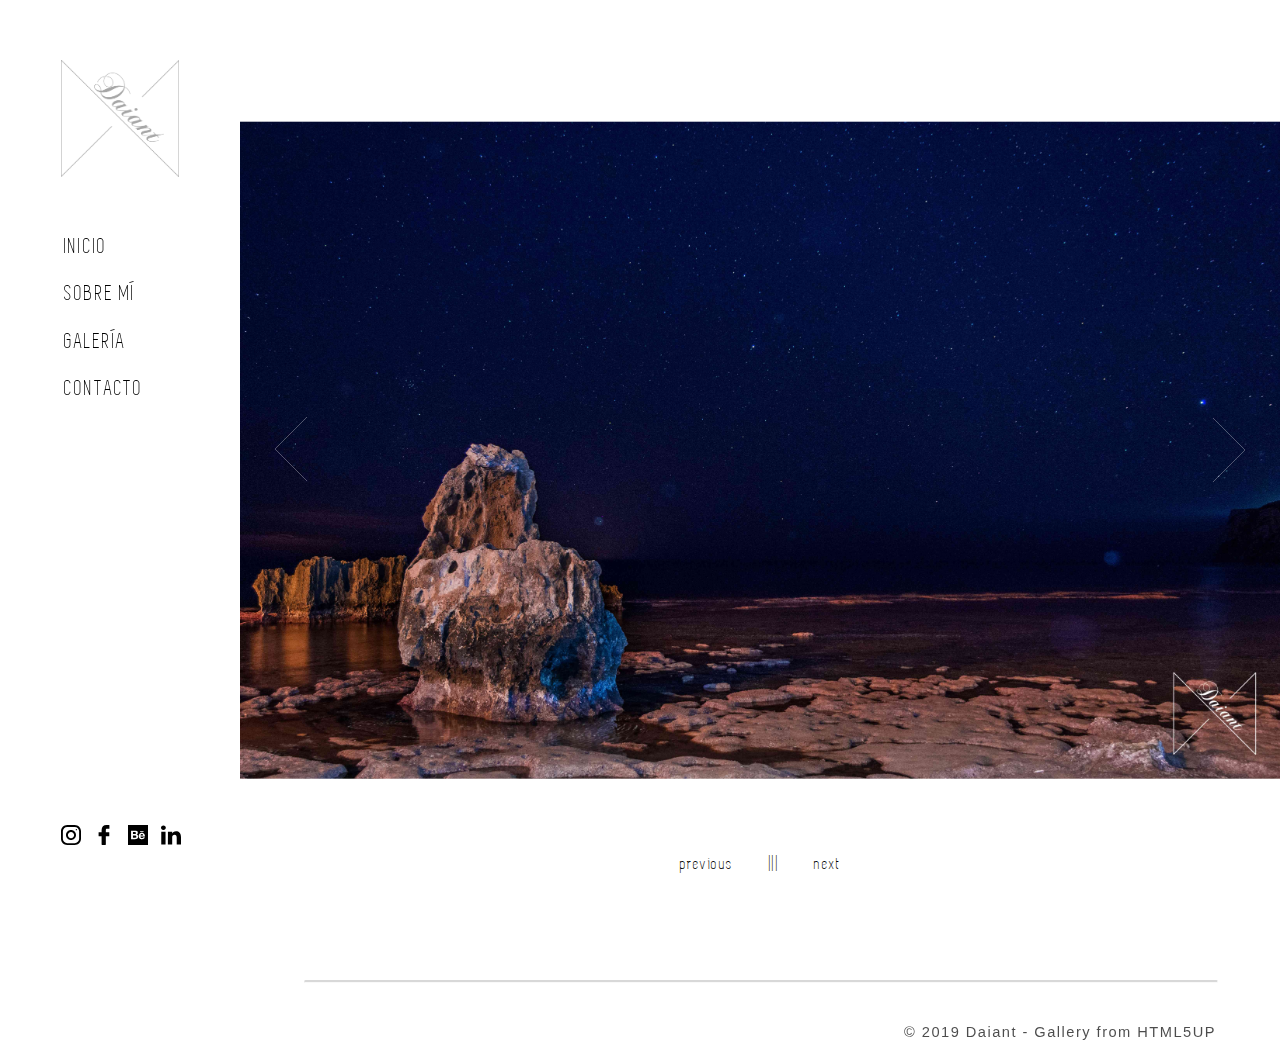
<file: index.html>
<!DOCTYPE html>
<html lang="es" dir="ltr">
  <head>
    <meta charset="utf-8">
    <meta name="viewport" content="width=device-width, initial-scale=1.0">
    <meta name="google-site-verification" content="DfbXC0xjNyE3OhvJlEjP_pujanNRA_l5F1wuR4VoiB0" />
    <title>Inicio | Daiant</title>

    <link rel="stylesheet" href="resources/css/common.css">
        <script src="resources/js/jquery.min.js"></script>
        <script src="resources/js/photo_random.js"></script>
  </head>
  <body>
    <span class="mobile_nav">
      <div class="mobile_logo">
        <img src="resources/img/dagaz.svg" alt="">
      </div>
      <div class="mobile_title">
        <h2><a href="#">DAIANT</a></h2>
      </div>
      <div class="options" onclick="myFunction(this)">
        <div class="bar1"></div>
        <div class="bar2"></div>
        <div class="bar3"></div>
      </div>
      <div class="mobile_menu transition">
            <li class="mobile_li"><h2><a href="#">- INICIO -</a></h2></li>
            <li class="mobile_li"><h2><a href="about.html">SOBRE MÍ</a></h2></li>
            <li class="mobile_li"><h2><a href="gallery.html">GALERÍA</a></h2></li>
            <li class="mobile_li"><h2><a href="contact.html">CONTACTO</a></h2></li>
          </div>
        </span>
        <div class="menu">
          <div class="logo">
            <img src="resources/img/watermark.png" alt="">
          </div>

          <div class="nav">
            <li class="li_nav"><a href="#">INICIO</a></li>
            <li class="li_nav"><a href="about.html">SOBRE MÍ</a></li>
            <li class="li_nav"><a href="gallery.html">GALERÍA</a></li>
            <li class="li_nav"><a href="contact.html">CONTACTO</a></li>
          </div>
          <div class="contacto">
            <a class="contact_li instagram" target="_blank" href="https://www.instagram.com/_daiant">Instagram</a>
            <a class="contact_li facebook" target="_blank"  href="https://www.facebook.com/daiantfotografia">Facebook</a>
            <a class="contact_li behance" target="_blank"  href="https://www.behance.net/daiant">Behance</a>
            <a class="contact_li linkedin" target="_blank"  href="https://www.linkedin.com/in/CarlosSendraGisbert">Linkedin</a>
          </div>

        </div>

    <div class="container" >
      <div class="photo background">
        <div class="control left"></div>
        <div class="control right"></div>
        <img src="" class="photo_changer hidden" id="photolio" >
        <script>$(document).ready(photo());</script>

        <div class="control_nav">
          <group>
          <span style="float:left;" class="btn_nav btn_left">previous</span>
          <span>|||</span>
          <span style="float:right;"class="btn_nav btn_right">next</span>
        </div>
      </group>
      </div>
    </div>
    <footer class="mobile_footer">
      <hr class="mobile_separator"></hr>
      <span class="mobile_contacto">
        <a class="mobile_contact_li instagram" target="_blank" href="https://www.instagram.com/_daiant"></a>
        <a class="mobile_contact_li facebook" target="_blank"  href="https://www.facebook.com/daiantfotografia"></a>
        <a class="mobile_contact_li behance" target="_blank"  href="https://www.behance.net/daiant"></a>
        <a class="mobile_contact_li linkedin" target="_blank"  href="https://www.linkedin.com/in/CarlosSendraGisbert"></a>
      </span>
      <span class="mobile_copyright">© 2019 Daiant - Gallery from HTML5UP</span>
    </footer>
    <script>

    var bool = false;
    $(document).click(function(){
      var clickover = $(event.target).closest('span').attr('class');
      if(bool && !(clickover == "mobile_nav")) {
        hola("mobile_menu","toggler");
        var options = document.getElementsByClassName('options');
        hola("options","change");
        bool = !bool;}
    });
    function myFunction(x) {
    x.classList.toggle("change");
    hola("mobile_menu", "toggler");

    bool = !bool;
    }
    function hola(x,y){
    document.getElementsByClassName(x)[0].classList.toggle(y);
  }
   $(document).on('click', '.right', function() { increase_photo(); });
   $(document).on('click', '.btn_right', function() { increase_photo(); });
   $(document).on('click', '.left', function() { decrease_photo(); });
   $(document).on('click', '.btn_left', function() { decrease_photo(); });
   //window.setInterval(increase_photo,3000); para cuando sepamos hacer swipes o algo yo que se 


    </script>
</body>
</html>
</file>
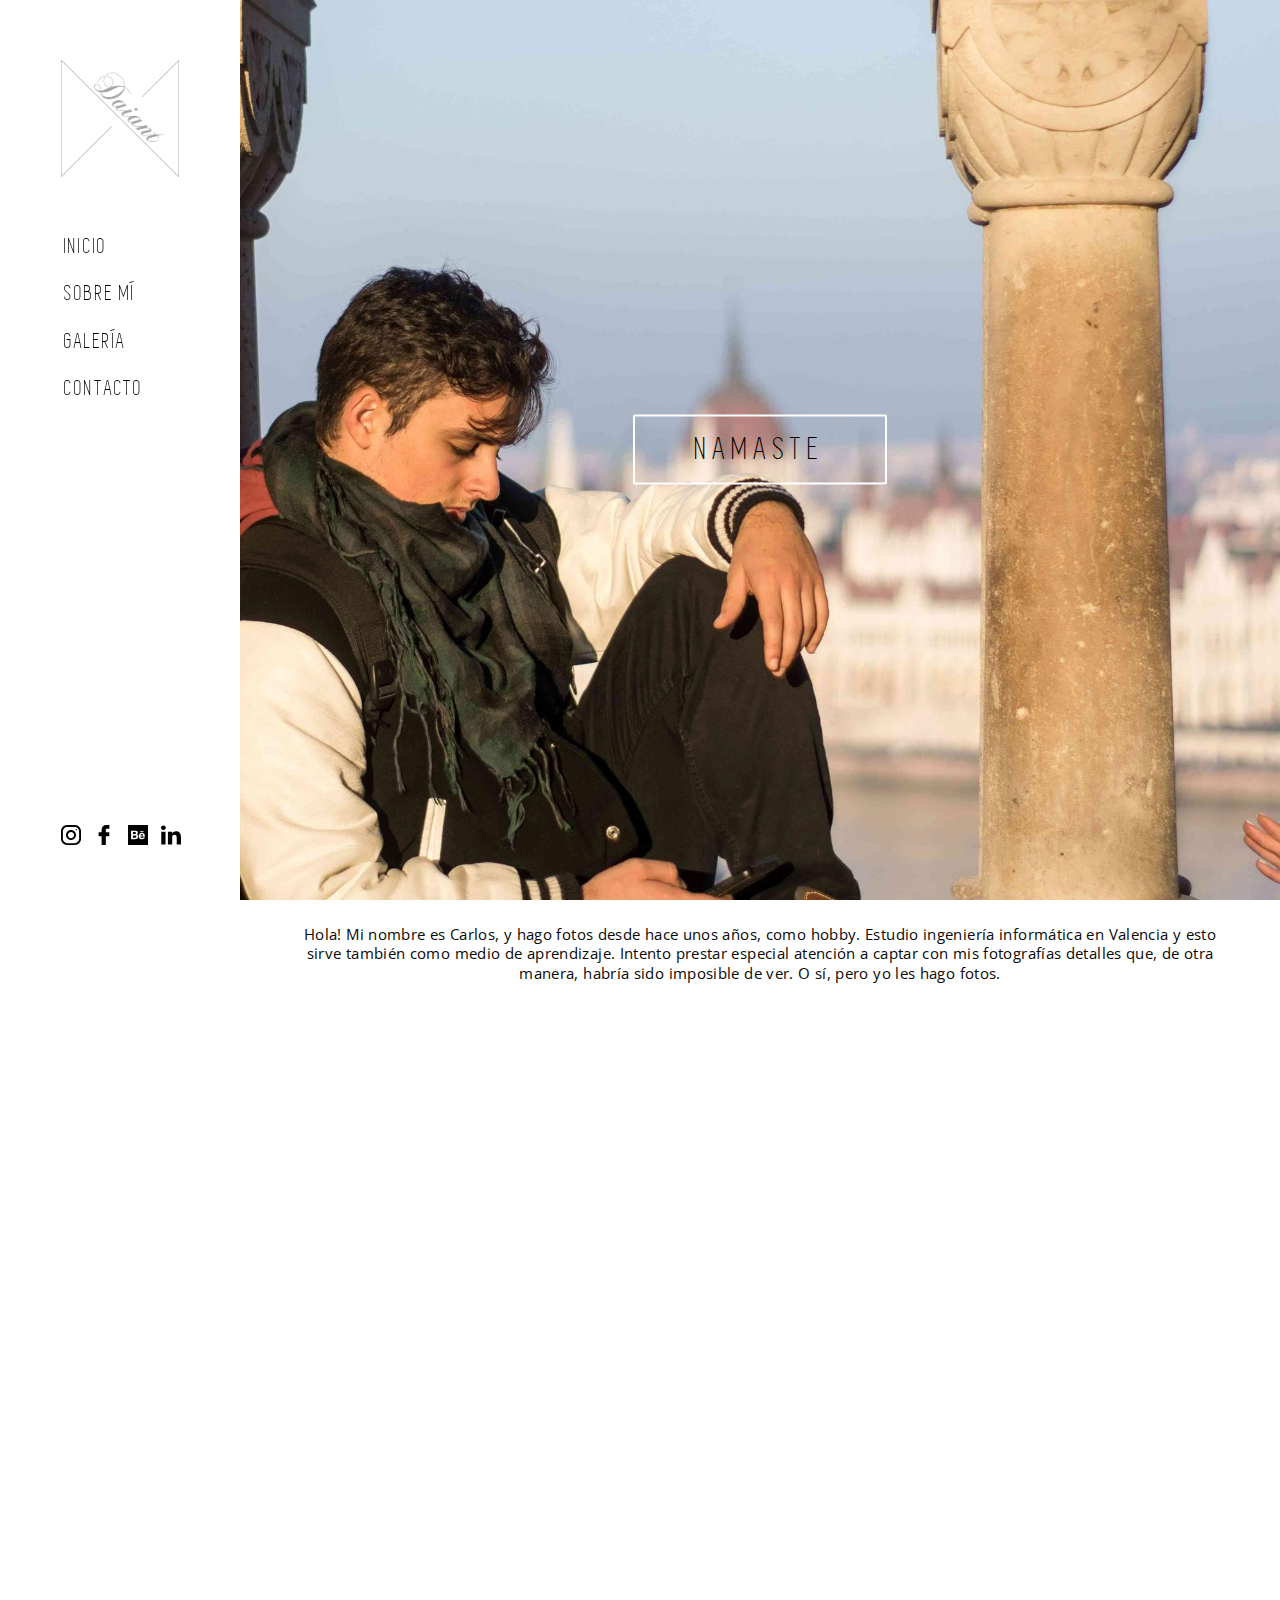
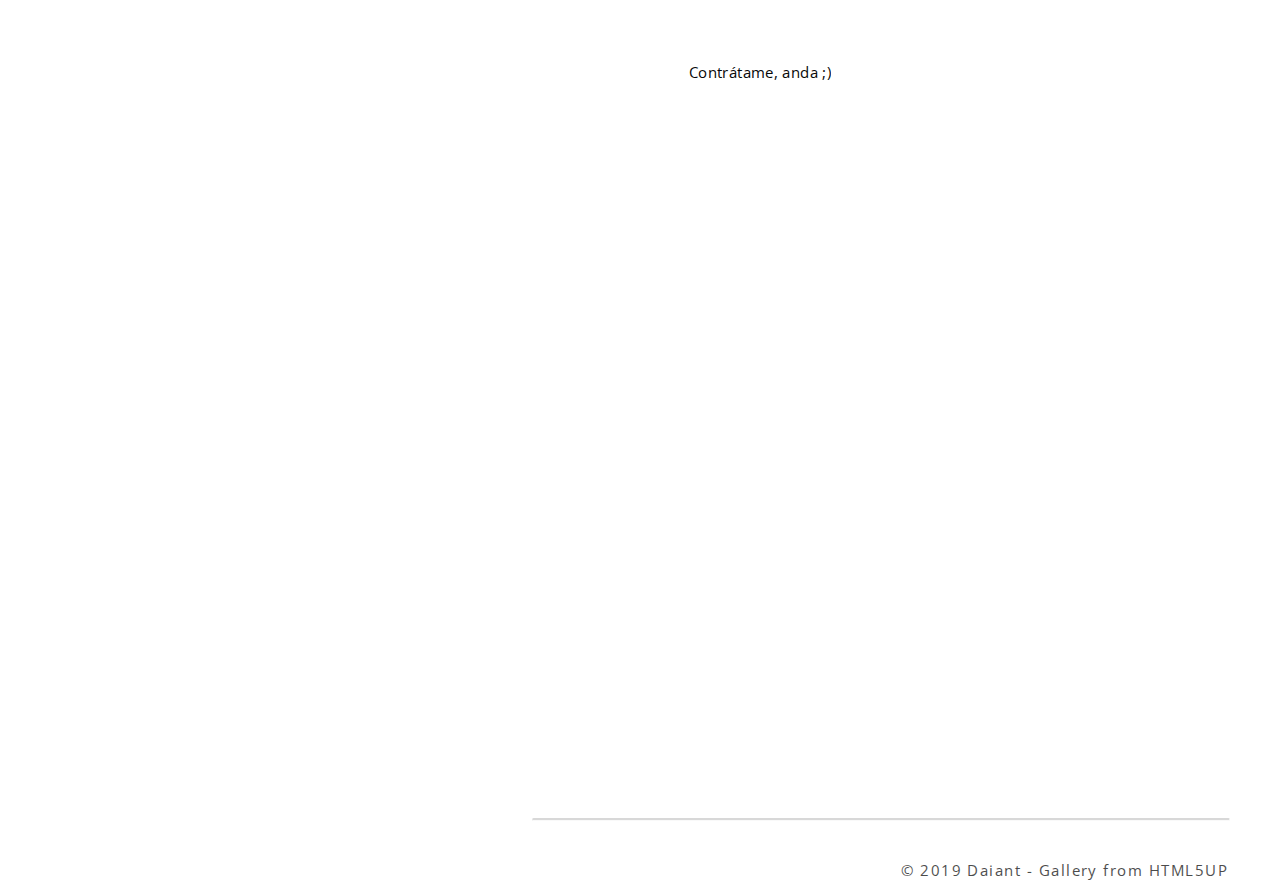
<file: about.html>
<!DOCTYPE html>
<html lang="es" dir="ltr">
  <head>
    <meta charset="utf-8">
    <meta name="viewport" content="width=device-width, initial-scale=1.0">

    <title>Sobre mí | Daiant</title>
    <link href="https://fonts.googleapis.com/css?family=Open+Sans:350" rel="stylesheet">
    <link rel="stylesheet" href="resources/css/common.css">
    <link rel="stylesheet" href="resources/css/about.css">
    <script src="resources/js/jquery.min.js"></script>
    <script src="resources/js/salute.js"></script>

  </head>
  <body>
    <span class="mobile_nav">
      <div class="mobile_logo">
        <img src="resources/img/dagaz.svg" alt="">
      </div>
      <div class="mobile_title">
        <h2><a href="index.html">DAIANT</a></h2>
      </div>
      <div class="options" onclick="myFunction(this)">
        <div class="bar1"></div>
        <div class="bar2"></div>
        <div class="bar3"></div>
      </div>
      <div class="mobile_menu">
            <li class="mobile_li"><h2><a href="index.html">INICIO</a></h2></li>
            <li class="mobile_li"><h2><a href="#">- SOBRE MÍ -</a></h2></li>
            <li class="mobile_li"><h2><a href="gallery.html">GALERÍA</a></h2></li>
            <li class="mobile_li"><h2><a href="contact.html">CONTACTO</a></h2></li>
          </div>
        </span>

    <div class="menu">
      <div class="logo">
        <img src="resources/img/watermark.png" alt="">
      </div>
      <div class="nav">
        <li class="li_nav"><a href="index.html">INICIO</a></li>
        <li class="li_nav"><a href="#">SOBRE MÍ</a></li>
        <li class="li_nav"><a href="gallery.html">GALERÍA</a></li>
        <li class="li_nav"><a href="contact.html">CONTACTO</a></li>
      </div>
      <div class="contacto">
        <a class="contact_li instagram" target="_blank" href="https://www.instagram.com/_daiant">Instagram</a>
        <a class="contact_li facebook" target="_blank"  href="https://www.facebook.com/daiantfotografia">Facebook</a>
        <a class="contact_li behance" target="_blank"  href="https://www.behance.net/daiant">Behance</a>
        <a class="contact_li linkedin" target="_blank"  href="https://www.linkedin.com/in/CarlosSendraGisbert">Linkedin</a>
      </div>
    </div>

      <div class="content">
        <div style="height:100%;">

        <div class="portrait transition background">
          <div class="bg">

          </div>
        </div>
        <div class="caption opacity">
          <span class="border">
            <script>document.write(salute());</script>
          </span>
        </div>
      <span class="text">
         <p>
          Hola! Mi nombre es Carlos, y hago fotos desde hace unos años, como hobby. Estudio ingeniería informática en Valencia y esto sirve también como medio de aprendizaje.
          Intento prestar especial atención a captar con mis fotografías detalles que, de otra manera, habría sido imposible de ver.
          O sí, pero yo les hago fotos.
         </p>
        </span>
        <div class="photo2 background">

        </div>
        <span class="text">
           <p>
             Contrátame, anda ;)
           </p>
          </span>
          <div class="photo3 background">

          </div>
<footer class="mobile_footer">
  <hr class="mobile_separator"></hr>
  <span class="mobile_contacto">
    <a class="mobile_contact_li instagram" target="_blank" href="https://www.instagram.com/_daiant"></a>
    <a class="mobile_contact_li facebook" target="_blank"  href="https://www.facebook.com/daiantfotografia"></a>
    <a class="mobile_contact_li behance" target="_blank"  href="https://www.behance.net/daiant"></a>
    <a class="mobile_contact_li linkedin" target="_blank"  href="https://www.linkedin.com/in/CarlosSendraGisbert"></a>
  </span>
  <span class="mobile_copyright">© 2019 Daiant - Gallery from HTML5UP</span>
</div>
</footer>
</div>
      <script src="resources/js/jquery.min.js"></script>
      <script>
      var bool = false;

      $(document).click(function(){
        var clickover = $(event.target).closest('span').attr('class');
        if(bool && !(clickover == "mobile_nav")) {
          hola("mobile_menu","toggler");
          var options = document.getElementsByClassName('options');
          hola("options","change");
          bool = !bool;}
      });
      function myFunction(x) {
      x.classList.toggle("change");
      hola("mobile_menu", "toggler");

      bool = !bool;
      }
      function hola(x,y){
      document.getElementsByClassName(x)[0].classList.toggle(y);
      }

      </script>

  </body>
</html>
</file>
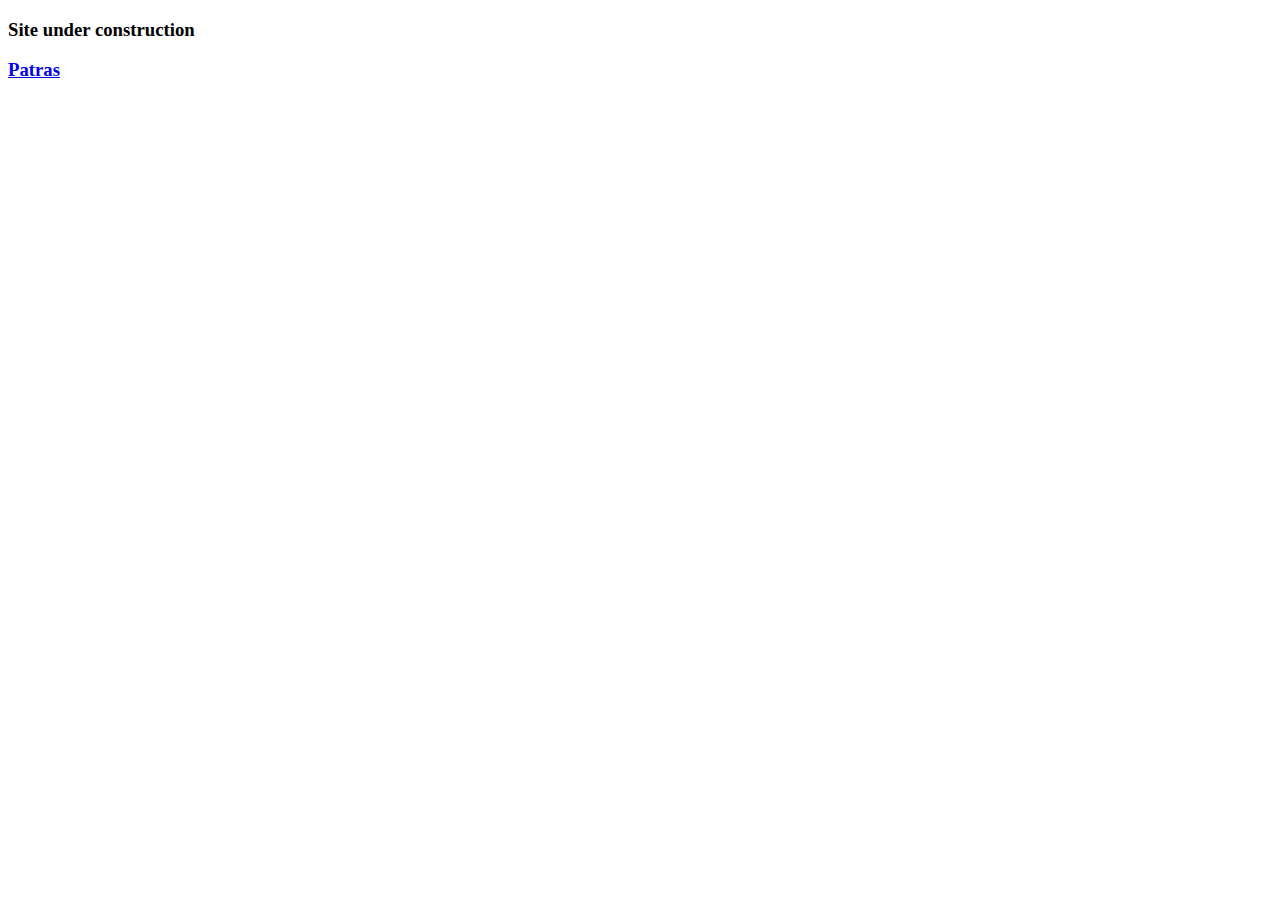
<file: construction.html>
<!DOCTYPE html>
<html lang="es" dir="ltr">
  <head>
    <meta charset="utf-8">
    <title>Daiant</title>
  </head>
  <body>
    <h3>Site under construction</h3>
    <h3><a href="index.html"> Patras </a><h3>
  </body>
</html>
</file>
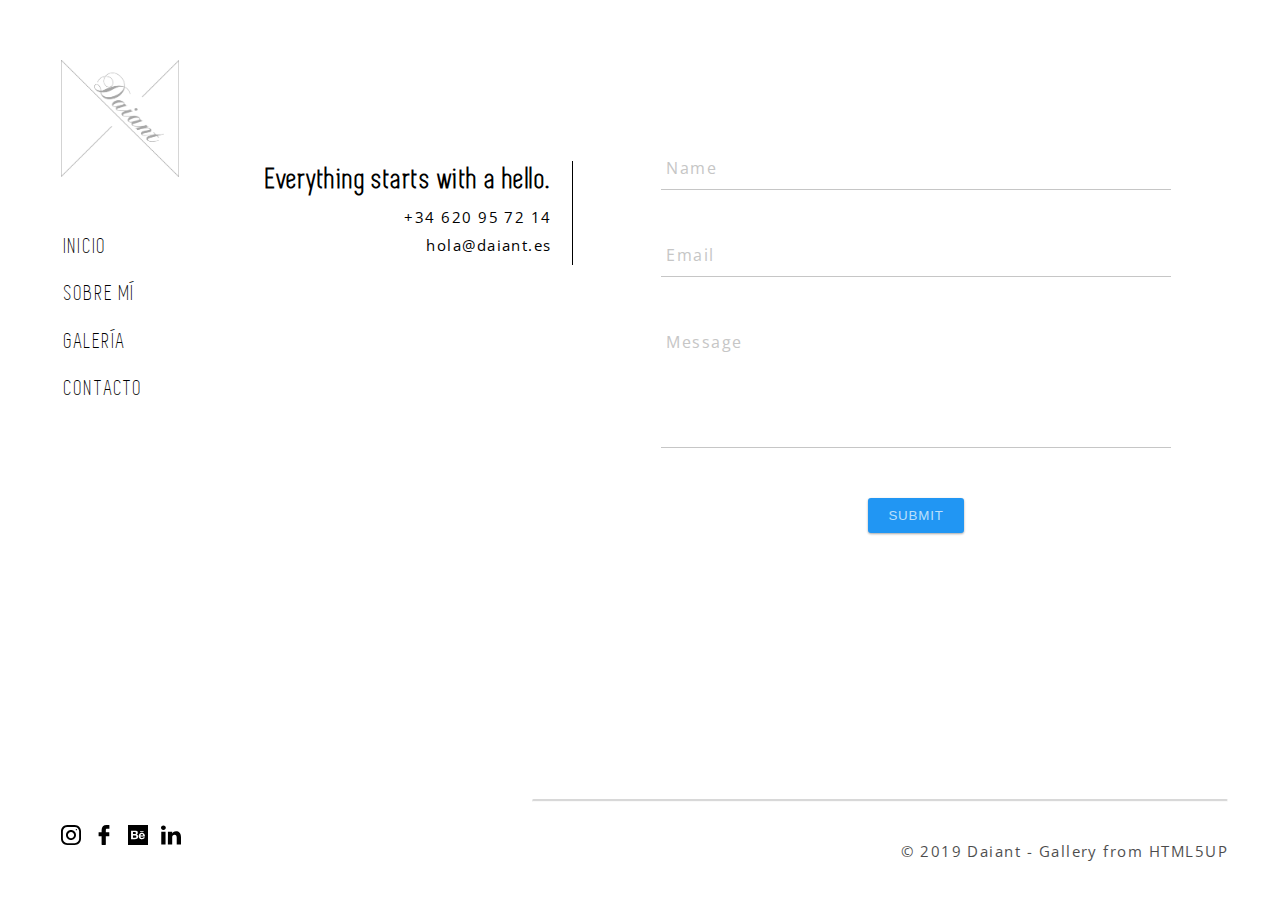
<file: contact.html>
<!DOCTYPE html>
<html lang="es" dir="ltr">
  <head>
    <meta charset="utf-8">
    <meta name="viewport" content="width=device-width, initial-scale=1.0">

    <title>Contacto | Daiant</title>
    <link href="https://fonts.googleapis.com/css?family=Open+Sans" rel="stylesheet">
    <link rel="stylesheet" href="resources/css/common.css">
    <link rel="stylesheet" href="resources/css/contact.css">
        <script src="resources/js/jquery.min.js"></script>
        <script src="resources/js/validate.js"></script>
  </head>
  <body>
    <span class="mobile_nav">
      <div class="mobile_logo">
        <img src="resources/img/dagaz.svg" alt="">
      </div>
      <div class="mobile_title">
        <h2><a href="index.html">DAIANT</a></h2>
      </div>
      <div class="options" onclick="myFunction(this)">
        <div class="bar1"></div>
        <div class="bar2"></div>
        <div class="bar3"></div>
      </div>
      <div class="mobile_menu">
            <li class="mobile_li"><h2><a href="index.html">INICIO</a></h2></li>
            <li class="mobile_li"><h2><a href="about.html">SOBRE MÍ</a></h2></li>
            <li class="mobile_li"><h2><a href="gallery.html">GALERÍA</a></h2></li>
            <li class="mobile_li"><h2><a href="#">- CONTACTO -</a></h2></li>
          </div>
        </span>
    <div class="menu">
      <div class="logo">
        <img src="resources/img/watermark.png" alt="">
      </div>
      <div class="nav">
        <li class="li_nav"><a href="index.html">INICIO</a></li>
        <li class="li_nav"><a href="about.html">SOBRE MÍ</a></li>
        <li class="li_nav"><a href="gallery.html">GALERÍA</a></li>
        <li class="li_nav"><a href="#">CONTACTO</a></li>
      </div>
    <div class="contacto">
      <a class="contact_li instagram" target="_blank" href="https://www.instagram.com/_daiant">Instagram</a>
      <a class="contact_li facebook" target="_blank"  href="https://www.facebook.com/daiantfotografia">Facebook</a>
      <a class="contact_li behance" target="_blank"  href="https://www.behance.net/daiant">Behance</a>
      <a class="contact_li linkedin" target="_blank"  href="https://www.linkedin.com/in/CarlosSendraGisbert">Linkedin</a>
    </div>
  </div>
  <div class="put_everything_in_place container_contact">

    <div class="">
      <div class="intro vl">
        <h1 class="title margin">Everything starts with a hello.</h1>
        <div class="phone margin"> +34 620 95 72 14</div>
        <div class="mail margin">hola@daiant.es</div>
      </div>
      <div class="wrapper">
    <form  action="mailer.php" id="form" method="post">
      <div class="group">
        <input type="text" name="name" required="required" /><span class="highlight"></span><span class="bar"></span>
        <label>Name</label>
      </div>
      <div class="group">
        <input type="text" id="email" name="email" required="required" /><span class="highlight"></span><span class="bar"id="email_bar"></span>
        <label>Email</label>
      </div>
      <input type="text" id="email2" name="bot"/>
      <div class="group">
        <textarea type="textarea" name="message" rows="5" required="required"></textarea><span class="highlight"></span><span class="bar"></span>
        <label>Message</label>
      </div>
      <div class="btn-box">
        <button class="btn btn-submit" type="submit" id="validate">submit</button>
      </div>
    </form>
  </div>
      </div>
      <div class="clearfix"></div>
    <footer class="mobile_footer">
      <hr class="mobile_separator"></hr>
      <span class="mobile_contacto">
        <a class="mobile_contact_li instagram" target="_blank" href="https://www.instagram.com/_daiant"></a>
        <a class="mobile_contact_li facebook" target="_blank"  href="https://www.facebook.com/daiantfotografia"></a>
        <a class="mobile_contact_li behance" target="_blank"  href="https://www.behance.net/daiant"></a>
        <a class="mobile_contact_li linkedin" target="_blank"  href="https://www.linkedin.com/in/CarlosSendraGisbert"></a>
      </span>
      <span class="mobile_copyright">© 2019 Daiant - Gallery from HTML5UP</span>
    </footer>
  </div>
    <script>
    var bool = false;
    $(document).click(function(){
      var clickover = $(event.target).closest('span').attr('class');
      if(bool && !(clickover == "mobile_nav")) {
        hola("mobile_menu","toggler");
        var options = document.getElementsByClassName('options');
        hola("options","change");
        bool = !bool;}
  });
  function myFunction(x) {
    x.classList.toggle("change");
    hola("mobile_menu", "toggler");

    bool = !bool;
  }
  function hola(x,y){
    document.getElementsByClassName(x)[0].classList.toggle(y);
  }

  </script>
  </body>
</html>
</file>
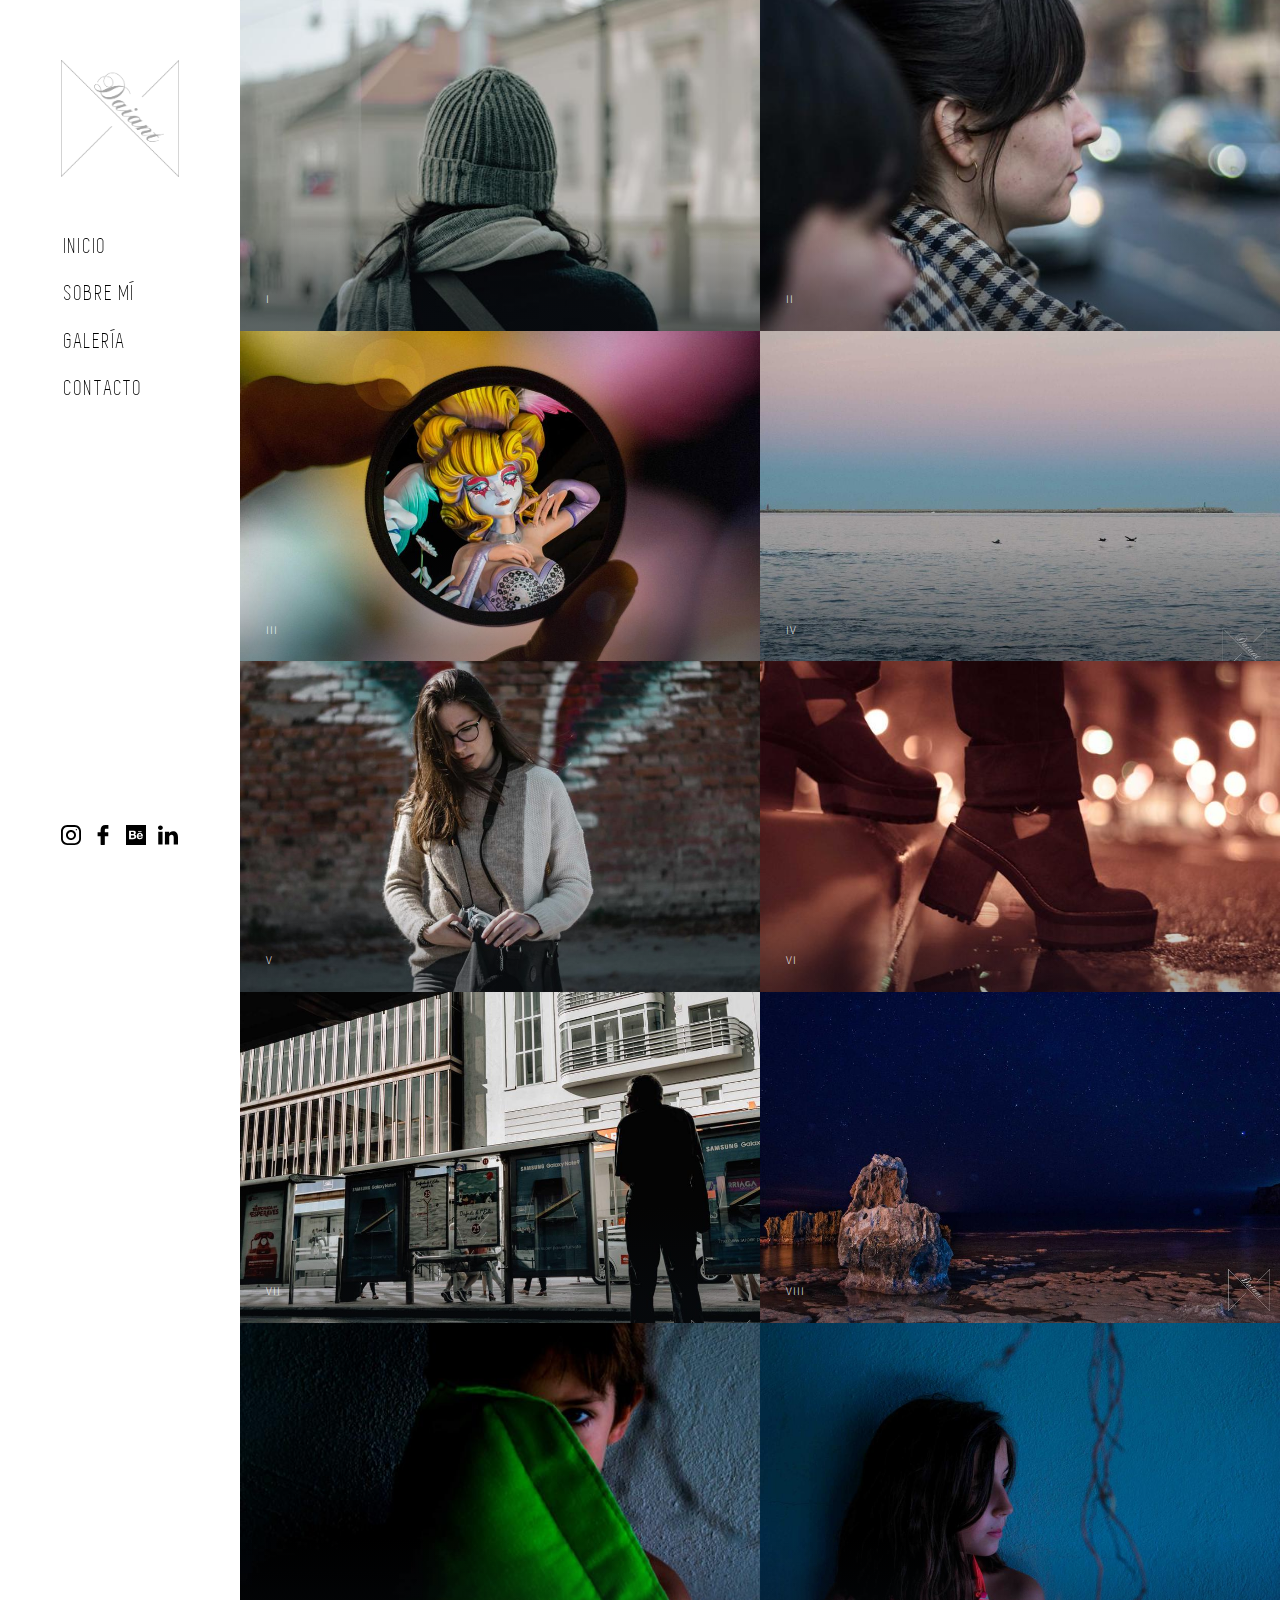
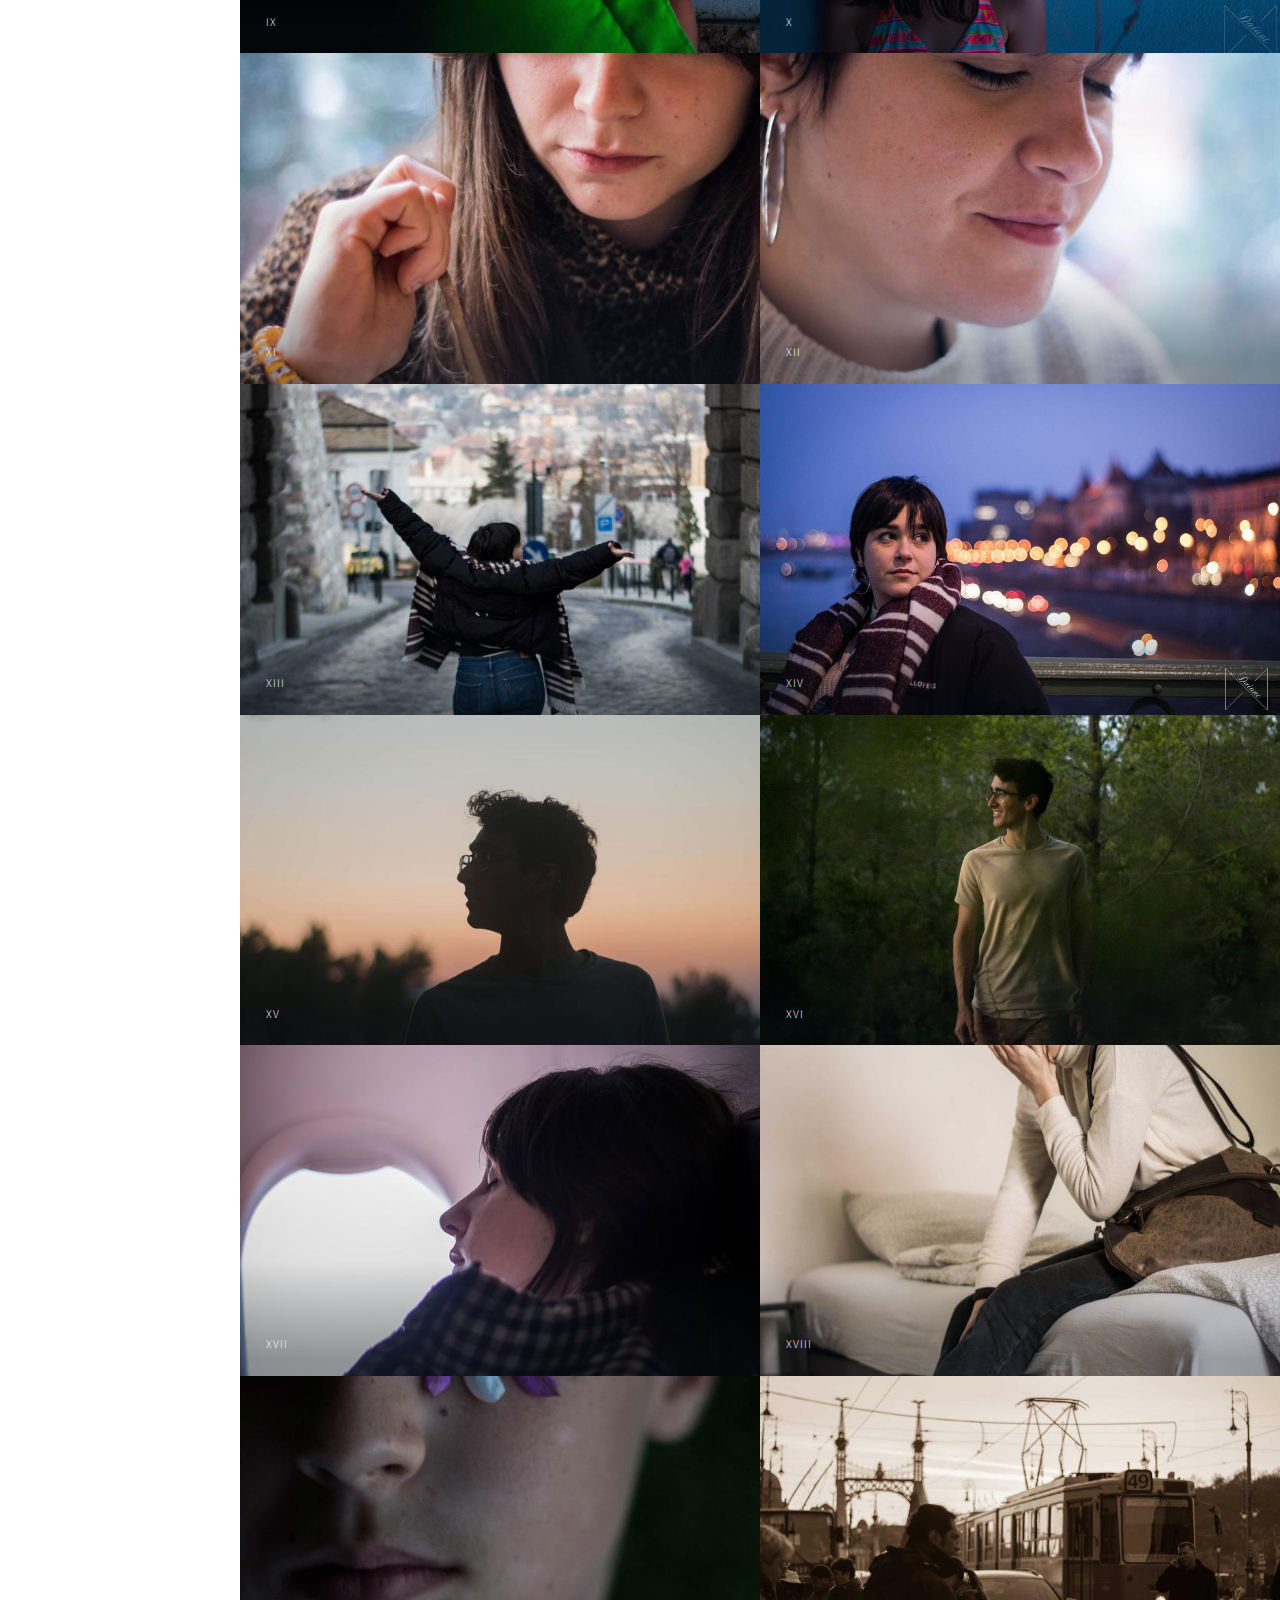
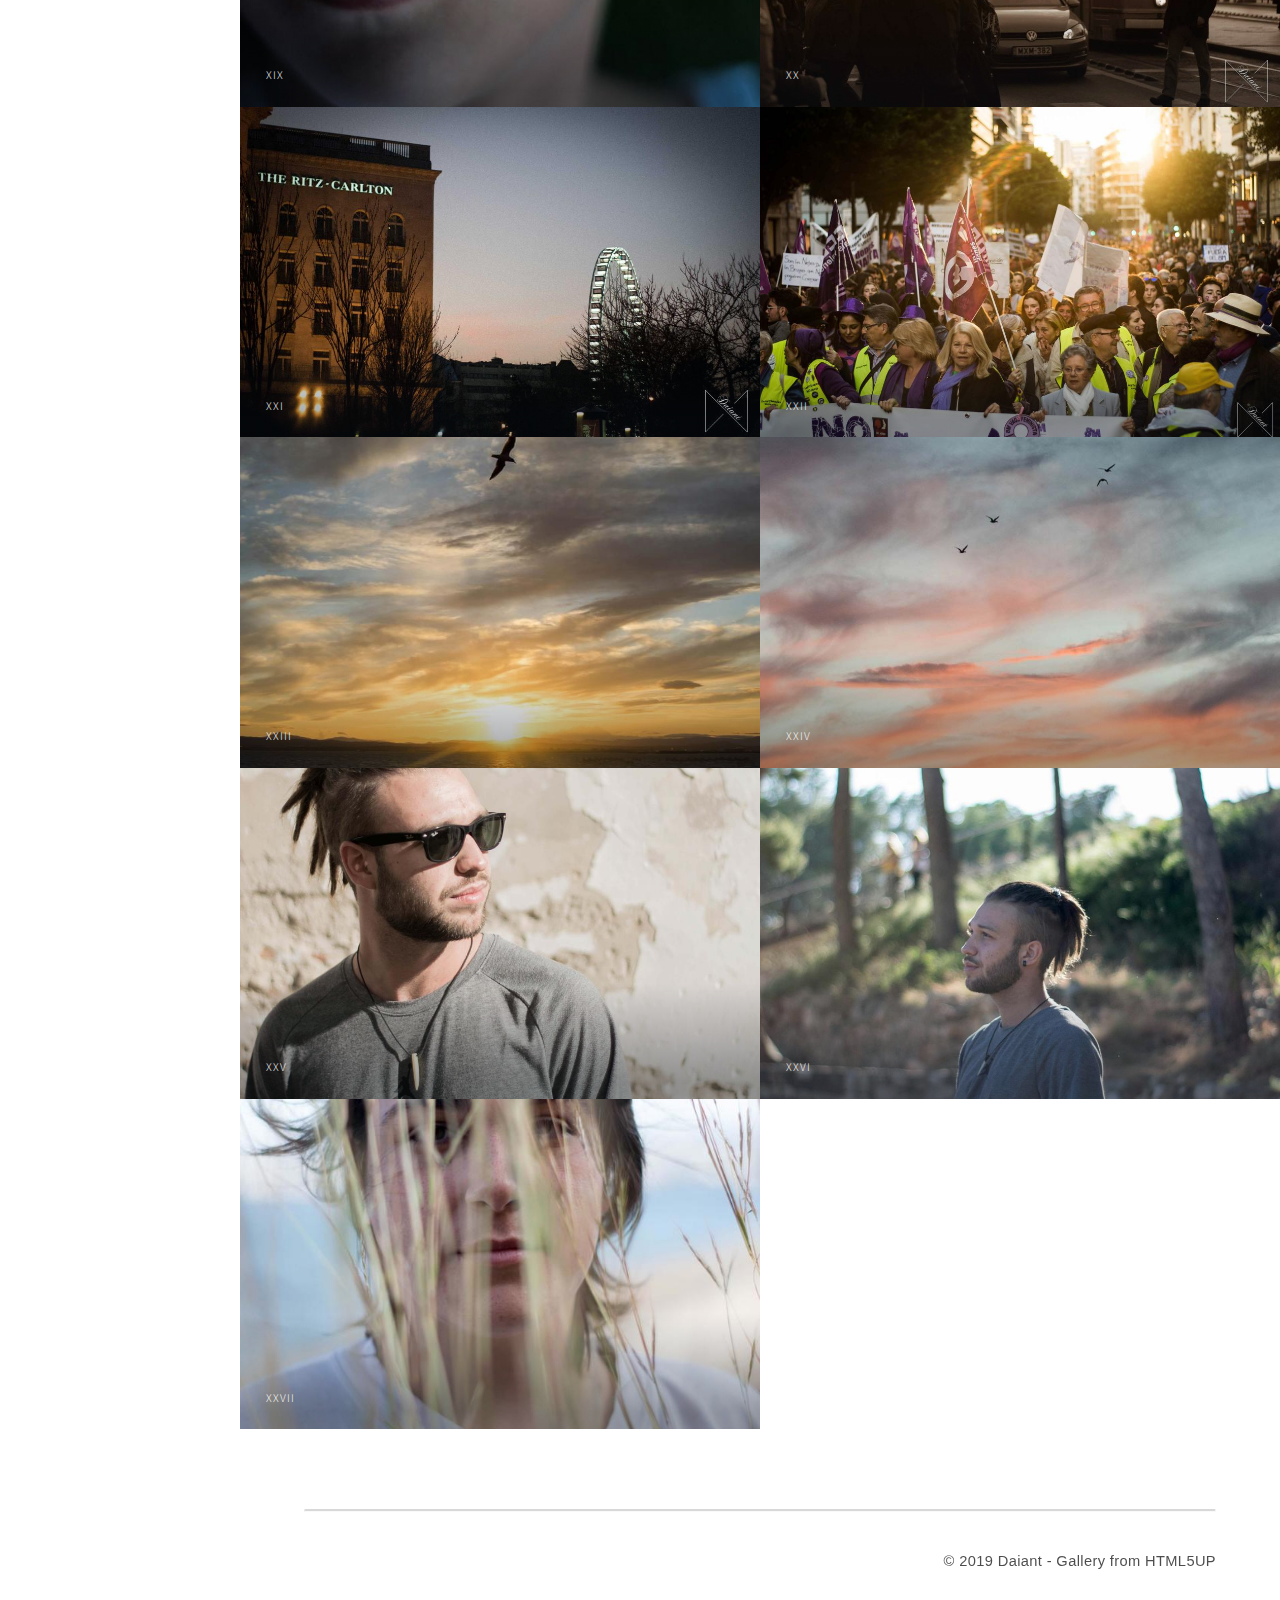
<file: gallery.html>
<!DOCTYPE html>
<html lang="es" dir="ltr">
  <head>
    <meta charset="utf-8">
        <meta name="viewport" content="width=device-width, initial-scale=1.0">
    <title>Galería | Daiant</title>
    <link rel="stylesheet" href="resources/css/common.css">
    <link rel="stylesheet" href="resources/css/gallery.css">
    <noscript><link rel="stylesheet" href="resources/css/noscript.css" /></noscript>
    <script src="resources/js/jquery.min.js"></script>
  </head>
  <body>
    <span class="mobile_nav">
      <div class="mobile_logo">
        <img src="resources/img/dagaz.svg" alt="">
      </div>
      <div class="mobile_title">
        <h2><a href="index.html">DAIANT</a></h2>
      </div>
      <div class="options" onclick="myFunction(this)">
        <div class="bar1"></div>
        <div class="bar2"></div>
        <div class="bar3"></div>
      </div>
      <div class="mobile_menu">
            <li class="mobile_li"><h2><a href="index.html">INICIO</a></h2></li>
            <li class="mobile_li"><h2><a href="about.html">SOBRE MÍ</a></h2></li>
            <li class="mobile_li"><h2><a href="#"> - GALERÍA -</a></h2></li>
            <li class="mobile_li"><h2><a href="contact.html">CONTACTO</a></h2></li>
          </div>
        </span>
    <div class="menu">
      <div class="logo">
        <img src="resources/img/watermark.png" alt="">
      </div>
    <nav class="nav">
      <div class="div_nav">
        <li class="li_nav"><a href="index.html">INICIO</a></li>
        <li class="li_nav"><a href="about.html">SOBRE MÍ</a></li>
        <li class="li_nav"><a href="#">GALERÍA</a></li>
        <li class="li_nav"><a href="contact.html">CONTACTO</a></li>
      </div>
      <div class="contacto">
        <a class="contact_li instagram" target="_blank" href="https://www.instagram.com/_daiant">Instagram</a>
        <a class="contact_li facebook" target="_blank"  href="https://www.facebook.com/daiantfotografia">Facebook</a>
        <a class="contact_li behance" target="_blank"  href="https://www.behance.net/daiant">Behance</a>
        <a class="contact_li linkedin" target="_blank"  href="https://www.linkedin.com/in/CarlosSendraGisbert">Linkedin</a>
      </div>
    </div>
    </nav>

    				<!-- Main -->
    					<div id="main">
                <article class="thumb">
                  <a href="images/fulls/0.jpg" class="image"><img src="images/thumbs/0.jpg" alt="" /></a>
                  <h2>I</h2>
                </article>
                <article class="thumb">
                  <a href="images/fulls/1.jpg" class="image"><img src="images/thumbs/1.jpg" alt="" /></a>
                  <h2>II</h2>
                </article>
    						<article class="thumb">
    							<a href="images/fulls/2.jpg" class="image"><img src="images/thumbs/2.jpg" alt="" /></a>
    							<h2>III</h2>
    						</article>
    						<article class="thumb">
    							<a href="images/fulls/3.jpg" class="image"><img src="images/thumbs/3.jpg" alt="" /></a>
    							<h2>IV</h2>
    						</article>
    						<article class="thumb">
    							<a href="images/fulls/4.jpg" class="image"><img src="images/thumbs/4.jpg" alt="" /></a>
    							<h2>V</h2>
    						</article>
    						<article class="thumb">
    							<a href="images/fulls/5.jpg" class="image"><img src="images/thumbs/5.jpg" alt="" /></a>
    							<h2>VI</h2>
    						</article>
    						<article class="thumb">
    							<a href="images/fulls/6.jpg" class="image"><img src="images/thumbs/6.jpg" alt="" /></a>
    							<h2>VII</h2>
    						</article>
    						<article class="thumb">
    							<a href="images/fulls/7.jpg" class="image"><img src="images/thumbs/7.jpg" alt="" /></a>
    							<h2>VIII</h2>
    						</article>
    						<article class="thumb">
    							<a href="images/fulls/8.jpg" class="image"><img src="images/thumbs/8.jpg" alt="" /></a>
    							<h2>IX</h2>
    						</article>
    						<article class="thumb">
    							<a href="images/fulls/9.jpg" class="image"><img src="images/thumbs/9.jpg" alt="" /></a>
    							<h2>X</h2>
    						</article>
    						<article class="thumb">
    							<a href="images/fulls/10.jpg" class="image"><img src="images/thumbs/10.jpg" alt="" /></a>
    							<h2>XI</h2>
    						</article>
    						<article class="thumb">
    							<a href="images/fulls/11.jpg" class="image"><img src="images/thumbs/11.jpg" alt="" /></a>
    							<h2>XII</h2>
    						</article>
    						<article class="thumb">
    							<a href="images/fulls/12.jpg" class="image"><img src="images/thumbs/12.jpg" alt="" /></a>
    							<h2>XIII</h2>
    						</article>
    						<article class="thumb">
    							<a href="images/fulls/13.jpg" class="image"><img src="images/thumbs/13.jpg" alt="" /></a>
    							<h2>XIV</h2>
    						</article>
    						<article class="thumb">
    							<a href="images/fulls/14.jpg" class="image"><img src="images/thumbs/14.jpg" alt="" /></a>
    							<h2>XV</h2>
    						</article>
    						<article class="thumb">
    							<a href="images/fulls/15.jpg" class="image"><img src="images/thumbs/15.jpg" alt="" /></a>
    							<h2>XVI</h2>
    						</article>
    						<article class="thumb">
    							<a href="images/fulls/16.jpg" class="image"><img src="images/thumbs/16.jpg" alt="" /></a>
    							<h2>XVII</h2>
    						</article>
    						<article class="thumb">
    							<a href="images/fulls/17.jpg" class="image"><img src="images/thumbs/17.jpg" alt="" /></a>
    							<h2>XVIII</h2>
    						</article>
    						<article class="thumb">
    							<a href="images/fulls/18.jpg" class="image"><img src="images/thumbs/18.jpg" alt="" /></a>
    							<h2>XIX</h2>
    						</article>
    						<article class="thumb">
    							<a href="images/fulls/19.jpg" class="image"><img src="images/thumbs/19.jpg" alt="" /></a>
    							<h2>XX</h2>
    						</article>
    						<article class="thumb">
    							<a href="images/fulls/20.jpg" class="image"><img src="images/thumbs/20.jpg" alt="" /></a>
    							<h2>XXI</h2>
    						</article>
                <article class="thumb">
    							<a href="images/fulls/21.jpg" class="image"><img src="images/thumbs/21.jpg" alt="" /></a>
    							<h2>XXII</h2>
    						</article>
    						<article class="thumb">
    							<a href="images/fulls/22.jpg" class="image"><img src="images/thumbs/22.jpg" alt="" /></a>
    							<h2>XXIII</h2>
    						</article>
    						<article class="thumb">
    							<a href="images/fulls/23.jpg" class="image"><img src="images/thumbs/23.jpg" alt="" /></a>
    							<h2>XXIV</h2>
    						</article>
    						<article class="thumb">
    							<a href="images/fulls/24.jpg" class="image"><img src="images/thumbs/24.jpg" alt="" /></a>
    							<h2>XXV</h2>
    						</article>
    						<article class="thumb">
    							<a href="images/fulls/25.jpg" class="image"><img src="images/thumbs/25.jpg" alt="" /></a>
                  <h2>XXVI</h2>
    						</article>
    						<article class="thumb">
    							<a href="images/fulls/26.jpg" class="image"><img src="images/thumbs/26.jpg" alt="" /></a>
                  <h2>XXVII</h2>
    						</article>
    					</div>
              <footer class="mobile_footer">
                <hr class="mobile_separator"></hr>
                <span class="mobile_contacto">
                  <a class="mobile_contact_li instagram" target="_blank" href="https://www.instagram.com/_daiant"></a>
                  <a class="mobile_contact_li facebook" target="_blank"  href="https://www.facebook.com/daiantfotografia"></a>
                  <a class="mobile_contact_li behance" target="_blank"  href="https://www.behance.net/daiant"></a>
                  <a class="mobile_contact_li linkedin" target="_blank"  href="https://www.linkedin.com/in/CarlosSendraGisbert"></a>

                </span>
                <span class="mobile_copyright">© 2019 Daiant - Gallery from HTML5UP</span>
              </footer>


    <script>
    var bool = false;
    $(document).click(function(){
      var clickover = $(event.target).closest('span').attr('class');
      if(bool && !(clickover == "mobile_nav")) {
        hola("mobile_menu","toggler");
        var options = document.getElementsByClassName('options');
        hola("options","change");
        bool = !bool;}
  });
  function myFunction(x) {
    x.classList.toggle("change");
    hola("mobile_menu", "toggler");

    bool = !bool;
  }
  function hola(x,y){
    document.getElementsByClassName(x)[0].classList.toggle(y);
  }

  </script>
</body>.
<!-- Scripts -->
<script src="resources/js/jquery.poptrox.min.js"></script>
<script src="resources/js/browser.min.js"></script>
<script src="resources/js/breakpoints.min.js"></script>
<script src="resources/js/util.js"></script>
<script src="resources/js/main.js"></script>
</html>
</file>
<file: resources/css/common.css>
html, body {
  height: 100%;
  margin: 0;
  line-height: 1.25 !important;
  font-size: 11pt !important;
  font-family: "Simplifica", Fallback, sans-serif;
  min-width: 289px;
  width: 100%;
  letter-spacing: 0.1em;
}

.menu {
  font-family: "Simplifica", Fallback, sans-serif !important;
  display: table;
  position: fixed;
  width: 240px;
  height: 100%;
  background: #ffffff;  font-size: 11pt !important;
}

.menu a, .contacto a {
  color: black;
  text-decoration: none;
}
.logo {
text-align: center;
margin-top: 60px;
}
.logo img {
  height: 8em;
}
.mobile_logo {
  width: 32px;
  display: inline-block;
  vertical-align: middle;
  margin-left: 8px;
}
.mobile_logo img {
  width: 32px;
  height: auto;
}
.mobile_nav {
  width: 100%;
  display: none;
  height: 50px;
  position: relative;
  top:0;
  left: 0;
  font-family: "Simplifica", Fallback, sans-serif !important;
  margin: 0;
  z-index: 9999;
}
.mobile_title {
   display: inline-block;
   vertical-align: middle;
   margin:0 5px;
}
.mobile_title h2 {
  margin: 10px auto;
  letter-spacing: 0.15em;
}
.mobile_title a {
  text-decoration: none;
  color: black;
}

.mobile_menu {
  text-align: center;
  height: 0;
  overflow: hidden;
  position: absolute;
  width: 100%;
  -webkit-transition: opacity 0.1s ease-out;
  transition: opacity 0.1s ease-out;
  opacity: 0;
  background: white;
  z-index: 999;
}
.options {
  display: inline-block;
  cursor: pointer;
  position: absolute;
  right: 1em;
  top: 50%;
  transform: translateY(-50%);
}
.mobile_li {
  list-style: none;
  margin-top: 15px;
  background: white;
}
.mobile_li a {
  color: black;
  text-decoration: none;
  padding: 5px 20px;
}
.bar1, .bar2, .bar3 {
  width: 30px;
  border-radius:10px;
  height: 3px;
  background-color: #333;
  margin: 5px 0;
  transition: 0.08s 0s ease-out;
}


.change .bar1 {
  -webkit-transform:translateY(8px);
  transform:translateY(8px);
}

.change .bar2 {opacity: 0;}

.change .bar3 {
  -webkit-transform: translateY(-8px);
  transform: translateY(-8px);
}
.toggler {
  opacity: 1;
  height: auto;

}
.nav {
margin-top: 50px;
}
.li_nav {
  list-style: none;
  font-size: 1.5em;
  margin-left: 64px;
  margin-top: 20px;
  letter-spacing: 0.1em;
}

.contacto {
   position: absolute;
   bottom: 35px;
   left: 50%;
   margin-left: -64px;
}
.contact_li {
  background-repeat: no-repeat !important;
  background-size: cover !important;
  text-indent: -9999px;
  display: inline-block;
  width: 20px;
  height: 20px;
  margin:0 5px 20px 5px;
}
.instagram {
	background: url("../svg/instagram.svg");
}
.behance {
	background: url("../svg/behance(1).svg");
}
.facebook {
	background: url("../svg/facebook.svg");
}
.linkedin {
  background:  url("../svg/linkedin.svg")
}
.container {
  width: calc(100% - 240px);
  height: 100%;
  margin-left: 240px;
  vertical-align: middle;
  /* display: table; */
  position: relative;

}
.photo {
  /* display: inline-block; */
  position: absolute;
  top: 50%;
  left: 50%;
  transform: translate(-50%, -50%);
  max-height: 99%;
  max-width: 100%;
  height: 100%;
  width: 100%;
  text-align: center;
}
.photo_changer {
  max-width: 100%;
  max-height: 100%;
  position: absolute;
    top: 50%;
    left: 50%;
    transform: translate(-50%, -50%);
    transition: opacity 0.2s linear;
}
.hidden {
  transition: opacity 0.2s linear;
  opacity: 0;
}
.control {
  position: absolute;
  z-index: 9999;
  top: 50%;
  transform: translateY(-50%);
  /* background: red; */
  opacity: 0.3;
  width: 7em;
  height: 100%;
  -webkit-tap-highlight-color: transparent;
  -webkit-tap-highlight-color: rgba(0,0,0,0);

}
.control:hover {
  opacity: 0.7;
  cursor:pointer;
  transition: opacity 0.2s linear;
}
.left {
  left: 0;
  background-image: url("images/arrow_left.svg");
  background-repeat: no-repeat;
  background-position: center center;
}
.right {
  right: 0;
  background-image: url("images/arrow.svg");
  background-repeat: no-repeat;
  background-position: center center;
}
.control_nav {
  width: 200px;
  height: 35px;
  background: white;
  border-radius: 5px;
  position: absolute;
  bottom: 15px;
  left: 50%;
  transform: translateX(-50%);
  z-index: 999;
  color: black;
}
.control_nav group {
  position: absolute;
  top: 50%;
  transform: translate(-50%,-50%);
  left: 50%;
  width: 80%;
  cursor: pointer;
  font-size: 1.15em;
}
body{
  -webkit-touch-callout: none; /* iOS Safari */
    -webkit-user-select: none; /* Safari */
     -khtml-user-select: none; /* Konqueror HTML */
       -moz-user-select: none; /* Firefox */
        -ms-user-select: none; /* Internet Explorer/Edge */
            user-select: none; /* Non-prefixed version, currently
                                  supported by Chrome and Opera */

}
.mobile_separator {
  border-top: 2px solid gray;
  border-radius: 5px;
  width: calc(90% - 240px);
  opacity: 0.3;
  margin: 80px 5% 40px calc(240px + 5%);
}
.mobile_footer {
  margin-top: 40px;
  width: 100%;
}
.mobile_copyright {
  text-align: right;
  opacity: 0.7;
  margin: 10px 5% 40px;
  color: black;
  display: block;
  font-family: 'Open Sans', sans-serif;
  font-weight: 400;

}

@font-face {
  font-family: 'Simplifica';
  src: url('SIMPLIFICA.ttf') format('truetype');
}
@media screen and (max-width: 980px) {
  .menu {
    display: none;
    position: absolute;
    top: 0;
    left: 0;
  }
  .mobile_nav {
    display: block;
    position: fixed;
    background: white;
  }
  .container {
    position: inherit;
    width: 100%;
    height: calc(100% - 50px);
    margin-top: 50px;
    margin-left: 0;
  }

  .mobile_footer {
    display: block;

    margin-top: 40px;
  }
  .mobile_separator {
    border-top: 2px solid gray;
    border-radius: 5px;
    width: 90%;
    opacity: 0.3;
    margin: 0 auto 40px auto;
  }
  .mobile_contacto {
    width: 100%;
    text-align: center;
    display: block;
  }
  .control_nav {
    display: none;
  }
  .mobile_contact_li {
    background-repeat: no-repeat !important;
    background-size: cover;
    text-indent: -9999px;
    display: inline-block;
    width: 22px;
    height: 22px;
    text-decoration: none;
    margin: auto 6px 30px;
  }
  .mobile_copyright {
    color: black;
    font-family: 'Open Sans', sans-serif;
    font-weight: 400;
    text-align: center;
  	font-size: 9pt;
    display: block;
  }
}
</file>
<file: resources/css/about.css>
.text {
	display: inline-block;
	width: 90%;
	line-height: 1.35;
	opacity: 0.97;
	font-family: 'Open Sans', sans-serif;
	margin-top:70px;
	letter-spacing: 0.025em;
	text-align: center;
	margin: 10px 0;
}
.content {
	 margin-left: 240px;
	 width: calc(100% - 240px);
	 height: 100%;
	 text-align: center;
}
.border {
	height: 0;
	position: relative;
	padding: 15px 60px;
	letter-spacing: 0.2em;
	border-radius: 2px;
	font-size: 2.25em;
	border: 2px solid white;
}
.caption {
	/* display: none; */
	position: absolute;
	display: block;
	opacity: 1;
	top: 50%;
	transform: translateY(-50%);
	width: calc(100% - 240px);
	text-align: center;
}
.centerer {
	display: inline-block;
	height: 100%;
	vertical-align: middle;
}


.background {
	background-attachment: fixed;
	background-position: center;
	background-repeat: no-repeat;
	background-size: cover;
}
.opacity {
	opacity: 1 !important;
}
.transition {
	transition: opacity 1.5s linear;
}
.portrait {
	height: 100%;
	width: 100%;
	margin: 0 auto;
	background-image: url("../../img/fulls/img_1.jpg");
	opacity: 1!important;
}
.photo2 {
	height: 70%;
	width: 100%;
	background-image: url("../../images/fulls/3.jpg");
}
.photo3 {
	height: 70%;
	width: 100%;
	background-image: url("../../images/fulls/7.jpg");
}
/*  VIEWPORT  */

@media screen and (max-width: 980px) {
	.content {
		margin-left: 0;
		width: 100%;
		height: calc(100% - 45px);
		margin-top: 45px;
	}
	.text {
		margin: 2em 1em;
		width: 90%;
	}
	.portrait {
		width: 100%;
		height: 100%;
		opacity: 0;
	}
.photo2 {
	width: 100%;
	height: 100%;
}

	.border {
		padding: 15px 60px;
		letter-spacing: 0.2em;
		border-radius: 2px;
		font-size: 2.25em;
		border: 2px solid white;
	}
	.caption {
		position: absolute;
		display: block;
		opacity: 1;
		top: 50%;
		transform: translateY(-50%);
		width: 100%;
		text-align: center;
	}
	.background {
			background-attachment: scroll;
	}

}
</file>
<file: resources/css/contact.css>
/* Style inputs with type="text", select elements and textareas */
body {
	font-family: 'Open Sans', sans-serif;
}
#email2 {
	display: none;
}
.vl {
	border-right: 1px solid black;
	padding-right: 20px;
}
.title {
	margin: 0;
  font-family: "Simplifica", Fallback, sans-serif;
}
*, :before, :after {
  box-sizing: border-box;
}
.wrapper {
	padding-top: 7em;
	width: 70%;
	float:right;
}
form {
  width: 70%;
  margin: 45px auto;
}
.group {
  position: relative;
  margin: 45px 0;
}
textarea {
  resize: none;
}
input, textarea {
  background: none;
  color: black;
  font-size: 18px;
  padding: 10px 10px 10px 5px;
  display: block;
  width: 100%;
  border: none;
  border-radius: 0;
  border-bottom: 1px solid #c6c6c6;
}
input:focus, textarea:focus {
  outline: none;
}
input:focus ~ label, textarea:focus ~ label, input:valid ~ label, textarea:valid ~ label {
  top: -14px;
  font-size: 12px;
  color: #2196f3;
}
input:focus ~ .bar:before, textarea:focus ~ .bar:before {
  width: 100%;
}
input[type="password"] {
  letter-spacing: 0.3em;
}
label {
  color: #c6c6c6;
  font-size: 16px;
  font-weight: normal;
  position: absolute;
  pointer-events: none;
  left: 5px;
  top: 10px;
  transition: 300ms ease all;
}
.bar {
  position: relative;
  display: block;
  width: 100%;
}
.bar:before {
  content: '';
  height: 2px;
  width: 0;
  bottom: 0px;
  position: absolute;
  background: #2196f3;
  transition: 300ms ease all;
  left: 0%;
}
.red_input ~ label, .red_input:focus ~ label {
	color: red !important;
}
.red_bar:before {
	background: #ff0000 !important;
	transition: 300ms ease all;
}
.btn {
  background: #fff;
  color: #959595;
  border: none;
  padding: 10px 20px;
  border-radius: 3px;
  letter-spacing: 0.06em;
  text-transform: uppercase;
  text-decoration: none;
  outline: none;
  box-shadow: 0 1px 3px rgba(0, 0, 0, 0.12), 0 1px 2px rgba(0, 0, 0, 0.24);
  transition: all 0.3s cubic-bezier(0.25, 0.8, 0.25, 1);
}
.btn:hover {
  color: #8b8b8b;
  box-shadow: 0 7px 14px rgba(0, 0, 0, 0.18), 0 5px 5px rgba(0, 0, 0, 0.12);
}
.btn.btn-link {
  background: #2196f3;
  color: #d3eafd;
}
.btn.btn-link:hover {
  background: #0d8aee;
  color: #deeffd;
}
.btn.btn-submit {
  background: #2196f3;
  color: #bce0fb;
}
.btn.btn-submit:hover {
  background: #0d8aee;
  color: #deeffd;
}
.btn.btn-cancel {
  background: #eee;
}
.btn.btn-cancel:hover {
  background: #e1e1e1;
  color: #8b8b8b;
}
.btn-box {
  text-align: center;
  margin: 50px 0;
}
/* Add a background color and some padding around the form */
.container_contact {
  width: calc(100% - 240px);
  margin-left: 240px;
	position: relative;
}
.intro {
	position: absolute;
  width: 32%;
	top: 11em;
  left: 0;
  text-align: right;
}
.form_container {
	position: absolute;

 border-radius: 2px;
 background-color: #f2f2f2;
 padding: 20px;
 width: 49%;
 top: 10%;
 right: 10%;
margin-bottom: 120px!important;
}

.clearfix {
  clear: both;
}
.phone,.mail {
	margin: 10px auto;
}
.put_everything_in_place {
	position: relative;
	min-height: 100%;
	padding-bottom: 200px;
}
.mobile_footer {
	position: absolute;
	bottom: 0;
}
@media screen and (max-width: 980px) {
	.container_contact {
		width: 100%;
		margin-left: 0;
		display: block;
		/* height: calc(100% - 45px); */
		margin-bottom: 150px;

	}
	.wrapper {
		padding-top: 0;
		width: 100%;
		float:none;
	}
	.intro {
		display: block;
		position: inherit;
		width: 100%;
		text-align: center;
		margin: 100px auto 60px auto;

	}
	.vl  {
		border: none;
		padding: 0;
	}
	.form_container {
		display: block;
		position: inherit;
		width: 70%;
		margin: 40px auto;
	}
	.margin {
		margin: 17px auto;
	}
}
</file>
<file: resources/css/noscript.css>
/*
	Multiverse by HTML5 UP
	html5up.net | @ajlkn
	Free for personal and commercial use under the CCA 3.0 license (html5up.net/license)
*/

/* Wrapper */

	body.is-preload #wrapper:before {
		display: none;
	}

/* Main */

	body.is-preload #main .thumb {
		pointer-events: auto;
		opacity: 1;
	}

/* Header */

	body.is-preload #header {
		-moz-transform: none;
		-webkit-transform: none;
		-ms-transform: none;
		transform: none;
	}
</file>
<file: resources/css/gallery.css>
@import url(font-awesome.min.css);
@import url("https://fonts.googleapis.com/css?family=Source+Sans+Pro:300,300italic,400,400italic");

/*
	Multiverse by HTML5 UP
	html5up.net | @ajlkn
	Free for personal and commercial use under the CCA 3.0 license (html5up.net/license)
*/

@-moz-keyframes spinner {
	0% {
		-moz-transform: rotate(0deg);
		-webkit-transform: rotate(0deg);
		-ms-transform: rotate(0deg);
		transform: rotate(0deg);
	}

	100% {
		-moz-transform: rotate(359deg);
		-webkit-transform: rotate(359deg);
		-ms-transform: rotate(359deg);
		transform: rotate(359deg);
	}
}

@-webkit-keyframes spinner {
	0% {
		-moz-transform: rotate(0deg);
		-webkit-transform: rotate(0deg);
		-ms-transform: rotate(0deg);
		transform: rotate(0deg);
	}

	100% {
		-moz-transform: rotate(359deg);
		-webkit-transform: rotate(359deg);
		-ms-transform: rotate(359deg);
		transform: rotate(359deg);
	}
}

@-ms-keyframes spinner {
	0% {
		-moz-transform: rotate(0deg);
		-webkit-transform: rotate(0deg);
		-ms-transform: rotate(0deg);
		transform: rotate(0deg);
	}

	100% {
		-moz-transform: rotate(359deg);
		-webkit-transform: rotate(359deg);
		-ms-transform: rotate(359deg);
		transform: rotate(359deg);
	}
}

@keyframes spinner {
	0% {
		-moz-transform: rotate(0deg);
		-webkit-transform: rotate(0deg);
		-ms-transform: rotate(0deg);
		transform: rotate(0deg);
	}

	100% {
		-moz-transform: rotate(359deg);
		-webkit-transform: rotate(359deg);
		-ms-transform: rotate(359deg);
		transform: rotate(359deg);
	}
}



article, aside, details, figcaption, figure,
footer, header, hgroup, menu, nav, section {
	display: block;}

body {
	line-height: 1;
}

ol, ul {
	list-style: none;
}

blockquote, q {
	quotes: none;
}

	blockquote:before, blockquote:after, q:before, q:after {
		content: '';
		content: none;
	}

table {
	border-collapse: collapse;
	border-spacing: 0;
}

body {
	-webkit-text-size-adjust: none;
}

mark {
	background-color: transparent;
	color: inherit;
}

input::-moz-focus-inner {
	border: 0;
	padding: 0;
}

input, select, textarea {
	-moz-appearance: none;
	-webkit-appearance: none;
	-ms-appearance: none;
	appearance: none;
}

/* Basic */

	@-ms-viewport {
		width: device-width;
	}

	body {
		-ms-overflow-style: scrollbar;
	}

	@media screen and (max-width: 480px) {

		html, body {
			min-width: 320px;
		}

	}

	html {
		box-sizing: border-box;
	}

	*, *:before, *:after {
		box-sizing: inherit;
	}

	body {
		background: white;
	}

		body.is-preload *, body.is-preload *:before, body.is-preload *:after {
			-moz-animation: none !important;
			-webkit-animation: none !important;
			-ms-animation: none !important;
			animation: none !important;
			-moz-transition: none !important;
			-webkit-transition: none !important;
			-ms-transition: none !important;
			transition: none !important;
		}

		body.is-resizing *, body.is-resizing *:before, body.is-resizing *:after {
			-moz-animation: none !important;
			-webkit-animation: none !important;
			-ms-animation: none !important;
			animation: none !important;
			-moz-transition: none !important;
			-webkit-transition: none !important;
			-ms-transition: none !important;
			transition: none !important;
		}

/* Type */

	body, input, select, textarea {
		color: #a0a0a1;
		font-family: "Source Sans Pro", Helvetica, sans-serif;
		font-weight: 300;
		letter-spacing: 0.025em;
		line-height: 1.65;
	}

		@media screen and (max-width: 1680px) {

			body, input, select, textarea {
				font-size: 11pt;
			}

		}

	a {
		-moz-transition: color 0.2s ease-in-out, border-bottom-color 0.2s ease-in-out;
		-webkit-transition: color 0.2s ease-in-out, border-bottom-color 0.2s ease-in-out;
		-ms-transition: color 0.2s ease-in-out, border-bottom-color 0.2s ease-in-out;
		transition: color 0.2s ease-in-out, border-bottom-color 0.2s ease-in-out;
		/*border-bottom: dotted 1px;*/
		color: #34a58e;
		text-decoration: none;
	}

		a:hover {
			/*border-bottom-color: transparent;
			color: #34a58e !important;*/
		}

	strong, b {
		color: #ffffff;
		font-weight: 300;
	}

	em, i {
		font-style: italic;
	}

	p {
		margin: 0 0 2em 0;
	}

	h1, h2, h3, h4, h5, h6 {
		color: #ffffff;
		font-weight: 300;
		letter-spacing: 0.1em;
		line-height: 1.5;
		margin: 0 0 1em 0;
		text-transform: uppercase;
	}

		h1 a, h2 a, h3 a, h4 a, h5 a, h6 a {
			color: inherit;
			text-decoration: none;
		}

	h1 {
		font-size: 2em;
	}

	h2 {
		font-size: 1.25em;
	}

	h3 {
		font-size: 1.1em;
	}

	h4 {
		font-size: 1em;
	}

	h5 {
		font-size: 0.9em;
	}

	h6 {
		font-size: 0.7em;
	}

	@media screen and (max-width: 736px) {

		h2 {
			font-size: 1em;
		}

		h3 {
			font-size: 0.9em;
		}

		h4 {
			font-size: 0.8em;
		}

		h5 {
			font-size: 0.7em;
		}

		h6 {
			font-size: 0.7em;
		}

	}

	sub {
		font-size: 0.8em;
		position: relative;
		top: 0.5em;
	}

	sup {
		font-size: 0.8em;
		position: relative;
		top: -0.5em;
	}

	blockquote {
		border-left: 4px #36383c;
		font-style: italic;
		margin: 0 0 2em 0;
		padding: 0.5em 0 0.5em 2em;
	}

	code {
		background: #34363b;
		border: solid 1px #36383c;
		font-family: "Courier New", monospace;
		font-size: 0.9em;
		margin: 0 0.25em;
		padding: 0.25em 0.65em;
	}

	pre {
		-webkit-overflow-scrolling: touch;
		font-family: "Courier New", monospace;
		font-size: 0.9em;
		margin: 0 0 2em 0;
	}

		pre code {
			display: block;
			line-height: 1.75;
			padding: 1em 1.5em;
			overflow-x: auto;
		}



		hr.major {
			margin: 3em 0;
		}

	.align-left {
		text-align: left;
	}

	.align-center {
		text-align: center;
	}

	.align-right {
		text-align: right;
	}

/* Button */

	input[type="submit"],
	input[type="reset"],
	input[type="button"],
	button,
	.button {
		-moz-appearance: none;
		-webkit-appearance: none;
		-ms-appearance: none;
		appearance: none;
		-moz-transition: background-color 0.2s ease-in-out, box-shadow 0.2s ease-in-out, color 0.2s ease-in-out;
		-webkit-transition: background-color 0.2s ease-in-out, box-shadow 0.2s ease-in-out, color 0.2s ease-in-out;
		-ms-transition: background-color 0.2s ease-in-out, box-shadow 0.2s ease-in-out, color 0.2s ease-in-out;
		transition: background-color 0.2s ease-in-out, box-shadow 0.2s ease-in-out, color 0.2s ease-in-out;
		background-color: transparent;
		border: 0;
		border-radius: 0;
		box-shadow: inset 0 0 0 2px #36383c;
		color: #ffffff !important;
		cursor: pointer;
		display: inline-block;
		font-size: 0.9em;
		font-weight: 300;
		height: 3.0555555556em;
		letter-spacing: 0.1em;
		line-height: 3.0555555556em;
		padding: 0 2.5em;
		text-align: center;
		text-decoration: none;
		text-transform: uppercase;
		white-space: nowrap;
	}

		input[type="submit"]:hover,
		input[type="reset"]:hover,
		input[type="button"]:hover,
		button:hover,
		.button:hover {
			box-shadow: inset 0 0 0 2px #34a58e;
			color: #34a58e !important;
		}

			input[type="submit"]:hover:active,
			input[type="reset"]:hover:active,
			input[type="button"]:hover:active,
			button:hover:active,
			.button:hover:active {
				background-color: rgba(52, 165, 142, 0.15);
				color: #34a58e !important;
			}

		input[type="submit"].icon,
		input[type="reset"].icon,
		input[type="button"].icon,
		button.icon,
		.button.icon {
			padding-left: 1.35em;
		}

			input[type="submit"].icon:before,
			input[type="reset"].icon:before,
			input[type="button"].icon:before,
			button.icon:before,
			.button.icon:before {
				margin-right: 0.5em;
			}

		input[type="submit"].fit,
		input[type="reset"].fit,
		input[type="button"].fit,
		button.fit,
		.button.fit {
			width: 100%;
		}

		input[type="submit"].small,
		input[type="reset"].small,
		input[type="button"].small,
		button.small,
		.button.small {
			font-size: 0.8em;
		}

		input[type="submit"].large,
		input[type="reset"].large,
		input[type="button"].large,
		button.large,
		.button.large {
			font-size: 1.35em;
		}

		input[type="submit"].primary,
		input[type="reset"].primary,
		input[type="button"].primary,
		button.primary,
		.button.primary {
			background-color: #34a58e;
			box-shadow: none;
		}

			input[type="submit"].primary:hover,
			input[type="reset"].primary:hover,
			input[type="button"].primary:hover,
			button.primary:hover,
			.button.primary:hover {
				background-color: #47c5ab;
				color: #ffffff !important;
			}

				input[type="submit"].primary:hover:active,
				input[type="reset"].primary:hover:active,
				input[type="button"].primary:hover:active,
				button.primary:hover:active,
				.button.primary:hover:active {
					background-color: #287e6d;
				}

		input[type="submit"].disabled, input[type="submit"]:disabled,
		input[type="reset"].disabled,
		input[type="reset"]:disabled,
		input[type="button"].disabled,
		input[type="button"]:disabled,
		button.disabled,
		button:disabled,
		.button.disabled,
		.button:disabled {
			pointer-events: none;
			opacity: 0.35;
		}

/* Form */

	form {
		margin: 0 0 2em 0;
	}

		form > :last-child {
			margin-bottom: 0;
		}

		form > .fields {
			display: -moz-flex;
			display: -webkit-flex;
			display: -ms-flex;
			display: flex;
			-moz-flex-wrap: wrap;
			-webkit-flex-wrap: wrap;
			-ms-flex-wrap: wrap;
			flex-wrap: wrap;
			width: calc(100% + 3em);
			margin: -1.5em 0 2em -1.5em;
		}

			form > .fields > .field {
				-moz-flex-grow: 0;
				-webkit-flex-grow: 0;
				-ms-flex-grow: 0;
				flex-grow: 0;
				-moz-flex-shrink: 0;
				-webkit-flex-shrink: 0;
				-ms-flex-shrink: 0;
				flex-shrink: 0;
				padding: 1.5em 0 0 1.5em;
				width: calc(100% - 1.5em);
			}

				form > .fields > .field.half {
					width: calc(50% - 0.75em);
				}

				form > .fields > .field.third {
					width: calc(100%/3 - 0.5em);
				}

				form > .fields > .field.quarter {
					width: calc(25% - 0.375em);
				}

		@media screen and (max-width: 736px) {

			form > .fields {
				width: calc(100% + 3em);
				margin: -1.5em 0 2em -1.5em;
			}

				form > .fields > .field {
					padding: 1.5em 0 0 1.5em;
					width: calc(100% - 1.5em);
				}

					form > .fields > .field.half {
						width: calc(100% - 1.5em);
					}

					form > .fields > .field.third {
						width: calc(100% - 1.5em);
					}

					form > .fields > .field.quarter {
						width: calc(100% - 1.5em);
					}

		}

	label {
		color: #ffffff;
		display: block;
		font-size: 0.9em;
		font-weight: 300;
		margin: 0 0 1em 0;
	}

	input[type="text"],
	input[type="password"],
	input[type="email"],
	input[type="tel"],
	input[type="search"],
	input[type="url"],
	select,
	textarea {
		-moz-appearance: none;
		-webkit-appearance: none;
		-ms-appearance: none;
		appearance: none;
		background: #34363b;
		border: 0;
		border-radius: 0;
		color: #a0a0a1;
		display: block;
		outline: 0;
		padding: 0 1em;
		text-decoration: none;
		width: 100%;
	}

		input[type="text"]:invalid,
		input[type="password"]:invalid,
		input[type="email"]:invalid,
		input[type="tel"]:invalid,
		input[type="search"]:invalid,
		input[type="url"]:invalid,
		select:invalid,
		textarea:invalid {
			box-shadow: none;
		}

		input[type="text"]:focus,
		input[type="password"]:focus,
		input[type="email"]:focus,
		input[type="tel"]:focus,
		input[type="search"]:focus,
		input[type="url"]:focus,
		select:focus,
		textarea:focus {
			box-shadow: inset 0 0 0 2px #34a58e;
		}

	select {
		background-image: url("data:image/svg+xml;charset=utf8,%3Csvg xmlns='http://www.w3.org/2000/svg' width='40' height='40' preserveAspectRatio='none' viewBox='0 0 40 40'%3E%3Cpath d='M9.4,12.3l10.4,10.4l10.4-10.4c0.2-0.2,0.5-0.4,0.9-0.4c0.3,0,0.6,0.1,0.9,0.4l3.3,3.3c0.2,0.2,0.4,0.5,0.4,0.9 c0,0.4-0.1,0.6-0.4,0.9L20.7,31.9c-0.2,0.2-0.5,0.4-0.9,0.4c-0.3,0-0.6-0.1-0.9-0.4L4.3,17.3c-0.2-0.2-0.4-0.5-0.4-0.9 c0-0.4,0.1-0.6,0.4-0.9l3.3-3.3c0.2-0.2,0.5-0.4,0.9-0.4S9.1,12.1,9.4,12.3z' fill='%2336383c' /%3E%3C/svg%3E");
		background-size: 1.25rem;
		background-repeat: no-repeat;
		background-position: calc(100% - 1rem) center;
		height: 2.75em;
		padding-right: 2.75em;
		text-overflow: ellipsis;
	}

		select option {
			color: #ffffff;
			background: #242629;
		}

		select:focus::-ms-value {
			background-color: transparent;
		}

		select::-ms-expand {
			display: none;
		}

	input[type="text"],
	input[type="password"],
	input[type="email"],
	input[type="tel"],
	input[type="search"],
	input[type="url"],
	select {
		height: 2.75em;
	}

	textarea {
		padding: 0.75em 1em;
	}

	input[type="checkbox"],
	input[type="radio"] {
		-moz-appearance: none;
		-webkit-appearance: none;
		-ms-appearance: none;
		appearance: none;
		display: block;
		float: left;
		margin-right: -2em;
		opacity: 0;
		width: 1em;
		z-index: -1;
	}

		input[type="checkbox"] + label,
		input[type="radio"] + label {
			text-decoration: none;
			color: #a0a0a1;
			cursor: pointer;
			display: inline-block;
			font-size: 1em;
			font-weight: 300;
			padding-left: 2.4em;
			padding-right: 0.75em;
			position: relative;
		}

			input[type="checkbox"] + label:before,
			input[type="radio"] + label:before {
				-moz-osx-font-smoothing: grayscale;
				-webkit-font-smoothing: antialiased;
				font-family: FontAwesome;
				font-style: normal;
				font-weight: normal;
				text-transform: none !important;
			}

			input[type="checkbox"] + label:before,
			input[type="radio"] + label:before {
				background: #34363b;
				content: '';
				display: inline-block;
				height: 1.65em;
				left: 0;
				line-height: 1.58125em;
				position: absolute;
				text-align: center;
				top: 0;
				width: 1.65em;
			}

		input[type="checkbox"]:checked + label:before,
		input[type="radio"]:checked + label:before {
			background: #34a58e;
			border-color: #34a58e;
			color: #ffffff;
			content: '\f00c';
		}

		input[type="checkbox"]:focus + label:before,
		input[type="radio"]:focus + label:before {
			box-shadow: 0 0 0 2px #34a58e;
		}

	input[type="radio"] + label:before {
		border-radius: 100%;
	}

	::-webkit-input-placeholder {
		color: #707071 !important;
		opacity: 1.0;
	}

	:-moz-placeholder {
		color: #707071 !important;
		opacity: 1.0;
	}

	::-moz-placeholder {
		color: #707071 !important;
		opacity: 1.0;
	}

	:-ms-input-placeholder {
		color: #707071 !important;
		opacity: 1.0;
	}

/* Icon */

	.icon {
		text-decoration: none;
		border-bottom: none;
		position: relative;
	}

		.icon:before {
			-moz-osx-font-smoothing: grayscale;
			-webkit-font-smoothing: antialiased;
			font-family: FontAwesome;
			font-style: normal;
			font-weight: normal;
			text-transform: none !important;
		}

		.icon > .label {
			display: none;
		}

/* List */

	ol {
		list-style: decimal;
		margin: 0 0 2em 0;
		padding-left: 1.25em;
	}

		ol li {
			padding-left: 0.25em;
		}

	ul {
		list-style: disc;
		margin: 0 0 2em 0;
		padding-left: 1em;
	}

		ul li {
			padding-left: 0.5em;
		}

		ul.alt {
			list-style: none;
			padding-left: 0;
		}

			ul.alt li {
				border-top: solid 1px #36383c;
				padding: 0.5em 0;
			}

				ul.alt li:first-child {
					border-top: 0;
					padding-top: 0;
				}

	dl {
		margin: 0 0 2em 0;
	}

		dl dt {
			display: block;
			font-weight: 300;
			margin: 0 0 1em 0;
		}

		dl dd {
			margin-left: 2em;
		}

/* Actions */

	ul.actions {
		display: -moz-flex;
		display: -webkit-flex;
		display: -ms-flex;
		display: flex;
		cursor: default;
		list-style: none;
		margin-left: -1em;
		padding-left: 0;
	}

		ul.actions li {
			padding: 0 0 0 1em;
			vertical-align: middle;
		}

		ul.actions.special {
			-moz-justify-content: center;
			-webkit-justify-content: center;
			-ms-justify-content: center;
			justify-content: center;
			width: 100%;
			margin-left: 0;
		}

			ul.actions.special li:first-child {
				padding-left: 0;
			}

		ul.actions.stacked {
			-moz-flex-direction: column;
			-webkit-flex-direction: column;
			-ms-flex-direction: column;
			flex-direction: column;
			margin-left: 0;
		}

			ul.actions.stacked li {
				padding: 1.3em 0 0 0;
			}

				ul.actions.stacked li:first-child {
					padding-top: 0;
				}

		ul.actions.fit {
			width: calc(100% + 1em);
		}

			ul.actions.fit li {
				-moz-flex-grow: 1;
				-webkit-flex-grow: 1;
				-ms-flex-grow: 1;
				flex-grow: 1;
				-moz-flex-shrink: 1;
				-webkit-flex-shrink: 1;
				-ms-flex-shrink: 1;
				flex-shrink: 1;
				width: 100%;
			}

				ul.actions.fit li > * {
					width: 100%;
				}

			ul.actions.fit.stacked {
				width: 100%;
			}

		@media screen and (max-width: 480px) {

			ul.actions:not(.fixed) {
				-moz-flex-direction: column;
				-webkit-flex-direction: column;
				-ms-flex-direction: column;
				flex-direction: column;
				margin-left: 0;
				width: 100% !important;
			}

				ul.actions:not(.fixed) li {
					-moz-flex-grow: 1;
					-webkit-flex-grow: 1;
					-ms-flex-grow: 1;
					flex-grow: 1;
					-moz-flex-shrink: 1;
					-webkit-flex-shrink: 1;
					-ms-flex-shrink: 1;
					flex-shrink: 1;
					padding: 1em 0 0 0;
					text-align: center;
					width: 100%;
				}

					ul.actions:not(.fixed) li > * {
						width: 100%;
					}

					ul.actions:not(.fixed) li:first-child {
						padding-top: 0;
					}

					ul.actions:not(.fixed) li input[type="submit"],
					ul.actions:not(.fixed) li input[type="reset"],
					ul.actions:not(.fixed) li input[type="button"],
					ul.actions:not(.fixed) li button,
					ul.actions:not(.fixed) li .button {
						width: 100%;
					}

						ul.actions:not(.fixed) li input[type="submit"].icon:before,
						ul.actions:not(.fixed) li input[type="reset"].icon:before,
						ul.actions:not(.fixed) li input[type="button"].icon:before,
						ul.actions:not(.fixed) li button.icon:before,
						ul.actions:not(.fixed) li .button.icon:before {
							margin-left: -0.5rem;
						}

		}

/* Icons */

	ul.icons {
		cursor: default;
		list-style: none;
		padding-left: 0;
	}

		ul.icons li {
			display: inline-block;
			padding: 0 1em 0 0;
		}

			ul.icons li:last-child {
				padding-right: 0;
			}

			ul.icons li .icon {
				color: #505051;
			}

				ul.icons li .icon:before {
					font-size: 1.5em;
				}

/* Table */

	.table-wrapper {
		-webkit-overflow-scrolling: touch;
		overflow-x: auto;
	}

	table {
		margin: 0 0 2em 0;
		width: 100%;
	}

		table tbody tr {
			border: solid 1px #36383c;
			border-left: 0;
			border-right: 0;
		}

			table tbody tr:nth-child(2n + 1) {
				background-color: #34363b;
			}

		table td {
			padding: 0.75em 0.75em;
		}

		table th {
			color: #ffffff;
			font-size: 0.9em;
			font-weight: 300;
			padding: 0 0.75em 0.75em 0.75em;
			text-align: left;
		}

		table thead {
			border-bottom: solid 2px #36383c;
		}

		table tfoot {
			border-top: solid 2px #36383c;
		}

		table.alt {
			border-collapse: separate;
		}

			table.alt tbody tr td {
				border: solid 1px #36383c;
				border-left-width: 0;
				border-top-width: 0;
			}

				table.alt tbody tr td:first-child {
					border-left-width: 1px;
				}

			table.alt tbody tr:first-child td {
				border-top-width: 1px;
			}

			table.alt thead {
				border-bottom: 0;
			}

			table.alt tfoot {
				border-top: 0;
			}

/* Panel */

	.panel {
		padding: 4em 4em 2em 4em ;
		-moz-transform: translateY(100vh);
		-webkit-transform: translateY(100vh);
		-ms-transform: translateY(100vh);
		transform: translateY(100vh);
		-moz-transition: -moz-transform 0.5s ease;
		-webkit-transition: -webkit-transform 0.5s ease;
		-ms-transition: -ms-transform 0.5s ease;
		transition: transform 0.5s ease;
		-webkit-overflow-scrolling: touch;
		background: rgba(36, 38, 41, 0.975);
		bottom: 4em;
		left: 0;
		max-height: calc(80vh - 4em);
		overflow-y: auto;
		position: fixed;
		width: 100%;
		z-index: 10001;
	}

		.panel.active {
			-moz-transform: translateY(1px);
			-webkit-transform: translateY(1px);
			-ms-transform: translateY(1px);
			transform: translateY(1px);
		}

		.panel > .inner {
			margin: 0 auto;
			max-width: 100%;
			width: 75em;
		}

			.panel > .inner.split {
				display: -moz-flex;
				display: -webkit-flex;
				display: -ms-flex;
				display: flex;
			}

				.panel > .inner.split > div {
					margin-left: 4em;
					width: 50%;
				}

				.panel > .inner.split > :first-child {
					margin-left: 0;
				}

		.panel > .closer {
			-moz-transition: opacity 0.2s ease-in-out;
			-webkit-transition: opacity 0.2s ease-in-out;
			-ms-transition: opacity 0.2s ease-in-out;
			transition: opacity 0.2s ease-in-out;
			background-image: url("images/close.svg");
			background-position: center;
			background-repeat: no-repeat;
			background-size: 3em;
			cursor: pointer;
			height: 5em;
			opacity: 0.25;
			position: absolute;
			right: 0;
			top: 0;
			width: 5em;
			z-index: 2;
		}

			.panel > .closer:hover {
				opacity: 1.0;
			}

		@media screen and (max-width: 1280px) {

			.panel {
				padding: 3em 3em 1em 3em ;
			}

				.panel > .inner.split > div {
					margin-left: 3em;
				}

				.panel > .closer {
					background-size: 2.5em;
					background-position: 75% 25%;
				}

		}

		@media screen and (max-width: 980px) {

			.panel > .inner.split {
				-moz-flex-direction: column;
				-webkit-flex-direction: column;
				-ms-flex-direction: column;
				flex-direction: column;
			}

				.panel > .inner.split > div {
					margin-left: 0;
					width: 100%;
				}

		}

		@media screen and (max-width: 736px) {

			.panel {
				-moz-transform: translateY(-100vh);
				-webkit-transform: translateY(-100vh);
				-ms-transform: translateY(-100vh);
				transform: translateY(-100vh);
				padding: 4em 2em 2em 2em ;
				bottom: auto;
				top: calc(4em - 1px);
			}

				.panel.active {
					-moz-transform: translateY(0);
					-webkit-transform: translateY(0);
					-ms-transform: translateY(0);
					transform: translateY(0);
				}

		}

/* Poptrox Popup */

	.poptrox-overlay {
		-webkit-tap-highlight-color: rgba(255, 255, 255, 0);
	}

	.poptrox-popup {
		background: rgba(31, 34, 36, 0.925);
		box-shadow: 0 1em 3em 0.5em rgba(0, 0, 0, 0.25);
		cursor: default;
	}

		.poptrox-popup:before {
			-moz-transition: opacity 0.2s ease-in-out;
			-webkit-transition: opacity 0.2s ease-in-out;
			-ms-transition: opacity 0.2s ease-in-out;
			transition: opacity 0.2s ease-in-out;
			background-image: -moz-linear-gradient(to left, rgba(31,34,36,0.35), rgba(31,34,36,0) 10em, rgba(31,34,36,0)), -moz-linear-gradient(to right, rgba(31,34,36,0.35), rgba(31,34,36,0) 10em, rgba(31,34,36,0));
			background-image: -webkit-linear-gradient(to left, rgba(31,34,36,0.35), rgba(31,34,36,0) 10em, rgba(31,34,36,0)), -webkit-linear-gradient(to right, rgba(31,34,36,0.35), rgba(31,34,36,0) 10em, rgba(31,34,36,0));
			background-image: -ms-linear-gradient(to left, rgba(31,34,36,0.35), rgba(31,34,36,0) 10em, rgba(31,34,36,0)), -ms-linear-gradient(to right, rgba(31,34,36,0.35), rgba(31,34,36,0) 10em, rgba(31,34,36,0));
			background-image: linear-gradient(to left, rgba(31,34,36,0.35), rgba(31,34,36,0) 10em, rgba(31,34,36,0)), linear-gradient(to right, rgba(31,34,36,0.35), rgba(31,34,36,0) 10em, rgba(31,34,36,0));
			content: '';
			display: block;
			height: 100%;
			left: 0;
			position: absolute;
			top: 0;
			width: 100%;
			z-index: 1;
			opacity: 1;
		}

		.poptrox-popup .closer {
			-moz-transition: opacity 0.2s ease-in-out;
			-webkit-transition: opacity 0.2s ease-in-out;
			-ms-transition: opacity 0.2s ease-in-out;
			transition: opacity 0.2s ease-in-out;
			background-image: url("images/close.svg");
			background-position: center;
			background-repeat: no-repeat;
			background-size: 3em;
			height: 5em;
			opacity: 0;
			position: absolute;
			right: 0;
			top: 0;
			width: 5em;
			z-index: 2;
		}

		.poptrox-popup .nav-previous,
		.poptrox-popup .nav-next {
			-moz-transition: opacity 0.2s ease-in-out;
			-webkit-transition: opacity 0.2s ease-in-out;
			-ms-transition: opacity 0.2s ease-in-out;
			transition: opacity 0.2s ease-in-out;
			background-image: url("images/arrow.svg");
			background-position: center;
			background-repeat: no-repeat;
			background-size: 5em;
			cursor: pointer;
			height: 8em;
			margin-top: -4em;
			opacity: 0;
			position: absolute;
			top: 50%;
			width: 6em;
			z-index: 2;
		}

		.poptrox-popup .nav-previous {
			-moz-transform: scaleX(-1);
			-webkit-transform: scaleX(-1);
			-ms-transform: scaleX(-1);
			transform: scaleX(-1);
			left: 0;
		}

		.poptrox-popup .nav-next {
			right: 0;
		}

		.poptrox-popup .caption {
			padding: 2em 2em 0.1em 2em ;
			background-image: -moz-linear-gradient(to top, rgba(16,16,16,0.45) 25%, rgba(16,16,16,0) 100%);
			background-image: -webkit-linear-gradient(to top, rgba(16,16,16,0.45) 25%, rgba(16,16,16,0) 100%);
			background-image: -ms-linear-gradient(to top, rgba(16,16,16,0.45) 25%, rgba(16,16,16,0) 100%);
			background-image: linear-gradient(to top, rgba(16,16,16,0.45) 25%, rgba(16,16,16,0) 100%);
			bottom: 0;
			cursor: default;
			left: 0;
			position: absolute;
			text-align: left;
			width: 100%;
			z-index: 2;
		}

			.poptrox-popup .caption h2, .poptrox-popup .caption h3, .poptrox-popup .caption h4, .poptrox-popup .caption h5, .poptrox-popup .caption h6 {
				margin: 0 0 0.5em 0;
			}

			.poptrox-popup .caption p {
				color: #ffffff;
			}

		.poptrox-popup .loader {
			-moz-animation: spinner 1s infinite linear !important;
			-webkit-animation: spinner 1s infinite linear !important;
			-ms-animation: spinner 1s infinite linear !important;
			animation: spinner 1s infinite linear !important;
			background-image: url("images/spinner.svg");
			background-position: center;
			background-repeat: no-repeat;
			background-size: contain;
			display: block;
			font-size: 2em;
			height: 2em;
			left: 50%;
			line-height: 2em;
			margin: -1em 0 0 -1em;
			opacity: 0.25;
			position: absolute;
			text-align: center;
			top: 50%;
			width: 2em;
		}

		.poptrox-popup:hover .closer,
		.poptrox-popup:hover .nav-previous,
		.poptrox-popup:hover .nav-next {
			opacity: 0.5;
		}

			.poptrox-popup:hover .closer:hover,
			.poptrox-popup:hover .nav-previous:hover,
			.poptrox-popup:hover .nav-next:hover {
				opacity: 1.0;
			}

		.poptrox-popup.loading:before {
			opacity: 0;
		}

		body.touch .poptrox-popup .closer,
		body.touch .poptrox-popup .nav-previous,
		body.touch .poptrox-popup .nav-next {
			opacity: 1.0 !important;
		}

		@media screen and (max-width: 980px) {

			.poptrox-popup .closer {
				background-size: 3em;
			}

			.poptrox-popup .nav-previous,
			.poptrox-popup .nav-next {
				background-size: 4em;
			}

		}

		@media screen and (max-width: 736px) {

			.poptrox-popup:before {
				display: none;
			}

			.poptrox-popup .caption {
				display: none !important;
			}

			.poptrox-popup .closer,
			.poptrox-popup .nav-previous,
			.poptrox-popup .nav-next {
				display: none !important;
			}

		}

/* Wrapper */

	#wrapper {
		-moz-transition: -moz-filter 0.5s ease, -webkit-filter 0.5s ease, -ms-filter 0.5s ease, -moz-filter 0.5s ease;
		-webkit-transition: -moz-filter 0.5s ease, -webkit-filter 0.5s ease, -ms-filter 0.5s ease, -webkit-filter 0.5s ease;
		-ms-transition: -moz-filter 0.5s ease, -webkit-filter 0.5s ease, -ms-filter 0.5s ease, -ms-filter 0.5s ease;
		transition: -moz-filter 0.5s ease, -webkit-filter 0.5s ease, -ms-filter 0.5s ease, filter 0.5s ease;
		position: relative;
	}

		#wrapper:after {
			pointer-events: none;
			-moz-transition: opacity 0.5s ease, visibility 0.5s;
			-webkit-transition: opacity 0.5s ease, visibility 0.5s;
			-ms-transition: opacity 0.5s ease, visibility 0.5s;
			transition: opacity 0.5s ease, visibility 0.5s;
			background: rgba(36, 38, 41, 0.5);
			content: '';
			display: block;
			height: 100%;
			left: 0;
			opacity: 0;
			position: absolute;
			top: 0;
			visibility: hidden;
			width: 100%;
			z-index: 1;
		}

			body.ie #wrapper:after {
				background: rgba(36, 38, 41, 0.8);
			}

		body.modal-active #wrapper {
			-moz-filter: blur(8px);
			-webkit-filter: blur(8px);
			-ms-filter: blur(8px);
			filter: blur(8px);
		}

			body.modal-active #wrapper:after {
				pointer-events: auto;
				opacity: 1;
				visibility: visible;
				z-index: 10003;
			}

		#wrapper:before {
			-moz-animation: spinner 1s infinite linear !important;
			-webkit-animation: spinner 1s infinite linear !important;
			-ms-animation: spinner 1s infinite linear !important;
			animation: spinner 1s infinite linear !important;
			pointer-events: none;
			-moz-transition: top 0.75s ease-in-out, opacity 0.35s ease-out, visibility 0.35s;
			-webkit-transition: top 0.75s ease-in-out, opacity 0.35s ease-out, visibility 0.35s;
			-ms-transition: top 0.75s ease-in-out, opacity 0.35s ease-out, visibility 0.35s;
			transition: top 0.75s ease-in-out, opacity 0.35s ease-out, visibility 0.35s;
			background-image: url("images/spinner.svg");
			background-position: center;
			background-repeat: no-repeat;
			background-size: contain;
			content: '';
			display: block;
			font-size: 2em;
			height: 2em;
			left: 50%;
			line-height: 2em;
			margin: -1em 0 0 -1em;
			opacity: 0;
			position: fixed;
			text-align: center;
			top: 75%;
			visibility: hidden;
			width: 2em;
		}

		body.is-preload #wrapper:before {
			-moz-transition: opacity 1s ease-out !important;
			-webkit-transition: opacity 1s ease-out !important;
			-ms-transition: opacity 1s ease-out !important;
			transition: opacity 1s ease-out !important;
			-moz-transition-delay: 0.5s !important;
			-webkit-transition-delay: 0.5s !important;
			-ms-transition-delay: 0.5s !important;
			transition-delay: 0.5s !important;
			opacity: 0.25;
			top: 50%;
			visibility: visible;
		}

/* Header */

	body {
		padding: 0 0 4em 0;
	}

	#header {
		-moz-transform: translateY(0);
		-webkit-transform: translateY(0);
		-ms-transform: translateY(0);
		transform: translateY(0);
		-moz-transition: -moz-transform 1s ease;
		-webkit-transition: -webkit-transform 1s ease;
		-ms-transition: -ms-transform 1s ease;
		transition: transform 1s ease;
		-moz-user-select: none;
		-ms-user-select: none;
		-webkit-user-select: none;
		background: #1f2224;
		bottom: -1em;
		height: 5em;
		left: 0;
		line-height: 4em;
		padding: 0 1.5em;
		position: fixed;
		user-select: none;
		width: 100%;
		z-index: 10002;
	}

		body.is-preload #header {
			-moz-transform: translateY(4em);
			-webkit-transform: translateY(4em);
			-ms-transform: translateY(4em);
			transform: translateY(4em);
		}

		#header h1 {
			color: #a0a0a1;
			display: inline-block;
			font-size: 1em;
			line-height: 1;
			margin: 0;
			vertical-align: middle;
		}

			#header h1 a {
				border: 0;
				color: inherit;
			}

				#header h1 a:hover {
					color: inherit !important;
				}

		#header nav {
			position: absolute;
			right: 0;
			top: 0;
		}

			#header nav > ul {
				list-style: none;
				margin: 0;
				padding: 0;
			}

				#header nav > ul > li {
					display: inline-block;
					padding: 0;
				}

					#header nav > ul > li a {
						-moz-transition: background-color 0.5s ease;
						-webkit-transition: background-color 0.5s ease;
						-ms-transition: background-color 0.5s ease;
						transition: background-color 0.5s ease;
						border: 0;
						color: #ffffff;
						display: inline-block;
						letter-spacing: 0.1em;
						padding: 0 1.65em;
						text-transform: uppercase;
					}

						#header nav > ul > li a.icon:before {
							color: #505051;
							float: right;
							margin-left: 0.75em;
						}

						#header nav > ul > li a:hover {
							color: #ffffff !important;
						}

						#header nav > ul > li a.active {
							background-color: #242629;
						}

	@media screen and (max-width: 736px) {

		body {
			/*padding: 4em 0 0 0;*/
		}

		#header {
			-moz-transform: translateY(0);
			-webkit-transform: translateY(0);
			-ms-transform: translateY(0);
			transform: translateY(0);
			bottom: auto;
			height: 4em;
			padding: 0 1em;
			top: 0;
		}

			body.is-preload #header {
				-moz-transform: translateY(-3.4em);
				-webkit-transform: translateY(-3.4em);
				-ms-transform: translateY(-3.4em);
				transform: translateY(-3.4em);
			}

			#header h1 {
				font-size: 0.9em;
			}

			#header nav > ul > li a {
				font-size: 0.9em;
				padding: 0 1.15em;
			}

	}

/* Main */

	#main {
		-moz-transition: -moz-filter 0.5s ease, -webkit-filter 0.5s ease, -ms-filter 0.5s ease, -moz-filter 0.5s ease;
		-webkit-transition: -moz-filter 0.5s ease, -webkit-filter 0.5s ease, -ms-filter 0.5s ease, -webkit-filter 0.5s ease;
		-ms-transition: -moz-filter 0.5s ease, -webkit-filter 0.5s ease, -ms-filter 0.5s ease, -ms-filter 0.5s ease;
		transition: -moz-filter 0.5s ease, -webkit-filter 0.5s ease, -ms-filter 0.5s ease, filter 0.5s ease;
		display: -moz-flex;
		display: -webkit-flex;
		display: -ms-flex;
		display: flex;
		-moz-flex-wrap: wrap;
		-webkit-flex-wrap: wrap;
		-ms-flex-wrap: wrap;
		flex-wrap: wrap;
		-webkit-tap-highlight-color: rgba(255, 255, 255, 0);
    width: calc(100% - 240px);
    margin-left: 240px;
    top: 0;
	}

		#main .thumb {
			-moz-transition: opacity 1.25s ease-in-out;
			-webkit-transition: opacity 1.25s ease-in-out;
			-ms-transition: opacity 1.25s ease-in-out;
			transition: opacity 1.25s ease-in-out;
			pointer-events: auto;
			-webkit-tap-highlight-color: rgba(255, 255, 255, 0);
			opacity: 1;
			overflow: hidden;
			position: relative;
		}

			#main .thumb:after {
				background-image: -moz-linear-gradient(to top, rgba(10,17,25,0.35) 5%, rgba(10,17,25,0) 35%);
				background-image: -webkit-linear-gradient(to top, rgba(10,17,25,0.35) 5%, rgba(10,17,25,0) 35%);
				background-image: -ms-linear-gradient(to top, rgba(10,17,25,0.35) 5%, rgba(10,17,25,0) 35%);
				background-image: linear-gradient(to top, rgba(10,17,25,0.35) 5%, rgba(10,17,25,0) 35%);
				pointer-events: none;
				background-size: cover;
				content: '';
				display: block;
				height: 100%;
				left: 0;
				position: absolute;
				top: 0;
				width: 100%;
			}

			#main .thumb > .image {
				-webkit-tap-highlight-color: rgba(255, 255, 255, 0);
				background-position: center;
				background-repeat: no-repeat;
				background-size: cover;
				border: 0;
				height: 100%;
				left: 0;
				position: absolute;
				top: 0;
				width: 100%;
			}

			#main .thumb > h2 {
				pointer-events: none;
				bottom: 1.875em;
				font-size: 0.8em;
				left: 2.1875em;
				margin: 0;
				position: absolute;
				z-index: 1;
			}

			#main .thumb > p {
				display: none;
			}

		#main:after {
			pointer-events: none;
			-moz-transition: opacity 0.5s ease, visibility 0.5s;
			-webkit-transition: opacity 0.5s ease, visibility 0.5s;
			-ms-transition: opacity 0.5s ease, visibility 0.5s;
			transition: opacity 0.5s ease, visibility 0.5s;
			background: rgba(36, 38, 41, 0.25);
			content: '';
			display: block;
			height: 100%;
			left: 0;
			opacity: 0;
			position: absolute;
			top: 0;
			visibility: hidden;
			width: 100%;
			z-index: 1;
		}

			body.ie #main:after {
				background: rgba(36, 38, 41, 0.55);
			}

		body.content-active #main {
			-moz-filter: blur(6px);
			-webkit-filter: blur(6px);
			-ms-filter: blur(6px);
			filter: blur(6px);
		}

			body.content-active #main:after {
				pointer-events: auto;
				opacity: 1;
				visibility: visible;
			}

		body.is-preload #main .thumb {
			pointer-events: none;
			opacity: 0;
		}

		#main .thumb {
			-moz-transition-delay: 2.525s;
			-webkit-transition-delay: 2.525s;
			-ms-transition-delay: 2.525s;
			transition-delay: 2.525s;
			height: calc(40vh - 2em);
			min-height: 20em;
			width: 25%;
		}

			#main .thumb:nth-child(1) {
				-moz-transition-delay: 0.65s;
				-webkit-transition-delay: 0.65s;
				-ms-transition-delay: 0.65s;
				transition-delay: 0.65s;
			}

			#main .thumb:nth-child(2) {
				-moz-transition-delay: 0.8s;
				-webkit-transition-delay: 0.8s;
				-ms-transition-delay: 0.8s;
				transition-delay: 0.8s;
			}

			#main .thumb:nth-child(3) {
				-moz-transition-delay: 0.95s;
				-webkit-transition-delay: 0.95s;
				-ms-transition-delay: 0.95s;
				transition-delay: 0.95s;
			}

			#main .thumb:nth-child(4) {
				-moz-transition-delay: 1.1s;
				-webkit-transition-delay: 1.1s;
				-ms-transition-delay: 1.1s;
				transition-delay: 1.1s;
			}

			#main .thumb:nth-child(5) {
				-moz-transition-delay: 1.25s;
				-webkit-transition-delay: 1.25s;
				-ms-transition-delay: 1.25s;
				transition-delay: 1.25s;
			}

			#main .thumb:nth-child(6) {
				-moz-transition-delay: 1.4s;
				-webkit-transition-delay: 1.4s;
				-ms-transition-delay: 1.4s;
				transition-delay: 1.4s;
			}

			#main .thumb:nth-child(7) {
				-moz-transition-delay: 1.55s;
				-webkit-transition-delay: 1.55s;
				-ms-transition-delay: 1.55s;
				transition-delay: 1.55s;
			}

			#main .thumb:nth-child(8) {
				-moz-transition-delay: 1.7s;
				-webkit-transition-delay: 1.7s;
				-ms-transition-delay: 1.7s;
				transition-delay: 1.7s;
			}

			#main .thumb:nth-child(9) {
				-moz-transition-delay: 1.85s;
				-webkit-transition-delay: 1.85s;
				-ms-transition-delay: 1.85s;
				transition-delay: 1.85s;
			}

			#main .thumb:nth-child(10) {
				-moz-transition-delay: 2s;
				-webkit-transition-delay: 2s;
				-ms-transition-delay: 2s;
				transition-delay: 2s;
			}

			#main .thumb:nth-child(11) {
				-moz-transition-delay: 2.15s;
				-webkit-transition-delay: 2.15s;
				-ms-transition-delay: 2.15s;
				transition-delay: 2.15s;
			}

			#main .thumb:nth-child(12) {
				-moz-transition-delay: 2.3s;
				-webkit-transition-delay: 2.3s;
				-ms-transition-delay: 2.3s;
				transition-delay: 2.3s;
			}

		@media screen and (max-width: 1680px) {

			#main .thumb {
				-moz-transition-delay: 2.075s;
				-webkit-transition-delay: 2.075s;
				-ms-transition-delay: 2.075s;
				transition-delay: 2.075s;
				height: calc(40vh - 2em);
				min-height: 20em;
				width: 33.3333333333%;
			}

				#main .thumb:nth-child(1) {
					-moz-transition-delay: 0.65s;
					-webkit-transition-delay: 0.65s;
					-ms-transition-delay: 0.65s;
					transition-delay: 0.65s;
				}

				#main .thumb:nth-child(2) {
					-moz-transition-delay: 0.8s;
					-webkit-transition-delay: 0.8s;
					-ms-transition-delay: 0.8s;
					transition-delay: 0.8s;
				}

				#main .thumb:nth-child(3) {
					-moz-transition-delay: 0.95s;
					-webkit-transition-delay: 0.95s;
					-ms-transition-delay: 0.95s;
					transition-delay: 0.95s;
				}

				#main .thumb:nth-child(4) {
					-moz-transition-delay: 1.1s;
					-webkit-transition-delay: 1.1s;
					-ms-transition-delay: 1.1s;
					transition-delay: 1.1s;
				}

				#main .thumb:nth-child(5) {
					-moz-transition-delay: 1.25s;
					-webkit-transition-delay: 1.25s;
					-ms-transition-delay: 1.25s;
					transition-delay: 1.25s;
				}

				#main .thumb:nth-child(6) {
					-moz-transition-delay: 1.4s;
					-webkit-transition-delay: 1.4s;
					-ms-transition-delay: 1.4s;
					transition-delay: 1.4s;
				}

				#main .thumb:nth-child(7) {
					-moz-transition-delay: 1.55s;
					-webkit-transition-delay: 1.55s;
					-ms-transition-delay: 1.55s;
					transition-delay: 1.55s;
				}

				#main .thumb:nth-child(8) {
					-moz-transition-delay: 1.7s;
					-webkit-transition-delay: 1.7s;
					-ms-transition-delay: 1.7s;
					transition-delay: 1.7s;
				}

				#main .thumb:nth-child(9) {
					-moz-transition-delay: 1.85s;
					-webkit-transition-delay: 1.85s;
					-ms-transition-delay: 1.85s;
					transition-delay: 1.85s;
				}

		}

		@media screen and (max-width: 1280px) {

			#main .thumb {
				-moz-transition-delay: 1.625s;
				-webkit-transition-delay: 1.625s;
				-ms-transition-delay: 1.625s;
				transition-delay: 1.625s;
				height: calc(40vh - 2em);
				min-height: 20em;
				width: 50%;
			}

				#main .thumb:nth-child(1) {
					-moz-transition-delay: 0.65s;
					-webkit-transition-delay: 0.65s;
					-ms-transition-delay: 0.65s;
					transition-delay: 0.65s;
				}

				#main .thumb:nth-child(2) {
					-moz-transition-delay: 0.8s;
					-webkit-transition-delay: 0.8s;
					-ms-transition-delay: 0.8s;
					transition-delay: 0.8s;
				}

				#main .thumb:nth-child(3) {
					-moz-transition-delay: 0.95s;
					-webkit-transition-delay: 0.95s;
					-ms-transition-delay: 0.95s;
					transition-delay: 0.95s;
				}

				#main .thumb:nth-child(4) {
					-moz-transition-delay: 1.1s;
					-webkit-transition-delay: 1.1s;
					-ms-transition-delay: 1.1s;
					transition-delay: 1.1s;
				}

				#main .thumb:nth-child(5) {
					-moz-transition-delay: 1.25s;
					-webkit-transition-delay: 1.25s;
					-ms-transition-delay: 1.25s;
					transition-delay: 1.25s;
				}

				#main .thumb:nth-child(6) {
					-moz-transition-delay: 1.4s;
					-webkit-transition-delay: 1.4s;
					-ms-transition-delay: 1.4s;
					transition-delay: 1.4s;
				}

		}

		@media screen and (max-width: 980px) {

			#main .thumb {
				-moz-transition-delay: 2.075s;
				-webkit-transition-delay: 2.075s;
				-ms-transition-delay: 2.075s;
				transition-delay: 2.075s;
				height: calc(28.5714285714vh - 1.3333333333em);
				min-height: 18em;
				width: 50%;
			}

				#main .thumb:nth-child(1) {
					-moz-transition-delay: 0.65s;
					-webkit-transition-delay: 0.65s;
					-ms-transition-delay: 0.65s;
					transition-delay: 0.65s;
				}

				#main .thumb:nth-child(2) {
					-moz-transition-delay: 0.8s;
					-webkit-transition-delay: 0.8s;
					-ms-transition-delay: 0.8s;
					transition-delay: 0.8s;
				}

				#main .thumb:nth-child(3) {
					-moz-transition-delay: 0.95s;
					-webkit-transition-delay: 0.95s;
					-ms-transition-delay: 0.95s;
					transition-delay: 0.95s;
				}

				#main .thumb:nth-child(4) {
					-moz-transition-delay: 1.1s;
					-webkit-transition-delay: 1.1s;
					-ms-transition-delay: 1.1s;
					transition-delay: 1.1s;
				}

				#main .thumb:nth-child(5) {
					-moz-transition-delay: 1.25s;
					-webkit-transition-delay: 1.25s;
					-ms-transition-delay: 1.25s;
					transition-delay: 1.25s;
				}

				#main .thumb:nth-child(6) {
					-moz-transition-delay: 1.4s;
					-webkit-transition-delay: 1.4s;
					-ms-transition-delay: 1.4s;
					transition-delay: 1.4s;
				}

				#main .thumb:nth-child(7) {
					-moz-transition-delay: 1.55s;
					-webkit-transition-delay: 1.55s;
					-ms-transition-delay: 1.55s;
					transition-delay: 1.55s;
				}

				#main .thumb:nth-child(8) {
					-moz-transition-delay: 1.7s;
					-webkit-transition-delay: 1.7s;
					-ms-transition-delay: 1.7s;
					transition-delay: 1.7s;
				}

				#main .thumb:nth-child(9) {
					-moz-transition-delay: 1.85s;
					-webkit-transition-delay: 1.85s;
					-ms-transition-delay: 1.85s;
					transition-delay: 1.85s;
				}

		}

		@media screen and (max-width: 480px) {

			#main .thumb {
				-moz-transition-delay: 1.175s;
				-webkit-transition-delay: 1.175s;
				-ms-transition-delay: 1.175s;
				transition-delay: 1.175s;
				height: calc(40vh - 2em);
				min-height: 18em;
				width: 100%;
			}

				#main .thumb:nth-child(1) {
					-moz-transition-delay: 0.65s;
					-webkit-transition-delay: 0.65s;
					-ms-transition-delay: 0.65s;
					transition-delay: 0.65s;
				}

				#main .thumb:nth-child(2) {
					-moz-transition-delay: 0.8s;
					-webkit-transition-delay: 0.8s;
					-ms-transition-delay: 0.8s;
					transition-delay: 0.8s;
				}

				#main .thumb:nth-child(3) {
					-moz-transition-delay: 0.95s;
					-webkit-transition-delay: 0.95s;
					-ms-transition-delay: 0.95s;
					transition-delay: 0.95s;
				}

		}

/* Footer */
@media screen and (max-width: 980px) {
	body {
		background: white;
	}
	#main {
		width: 100%;
		margin-left: 0;
		position: inherit;
	}
	.mobile_nav {
		font-family: "Simplifica", Fallback, sans-serif !important;
			font-weight: bold;
	}
	.mobile_title h2, .mobile_li h2{
		color: black;
		font-weight: bold;
		font-size: 1.5em;
		line-height: 1.25;
	}
}
	#footer .copyright {
		color: #505051;
		font-size: 0.9em;
	}

		#footer .copyright a {
			color: inherit;
		}
</file>
